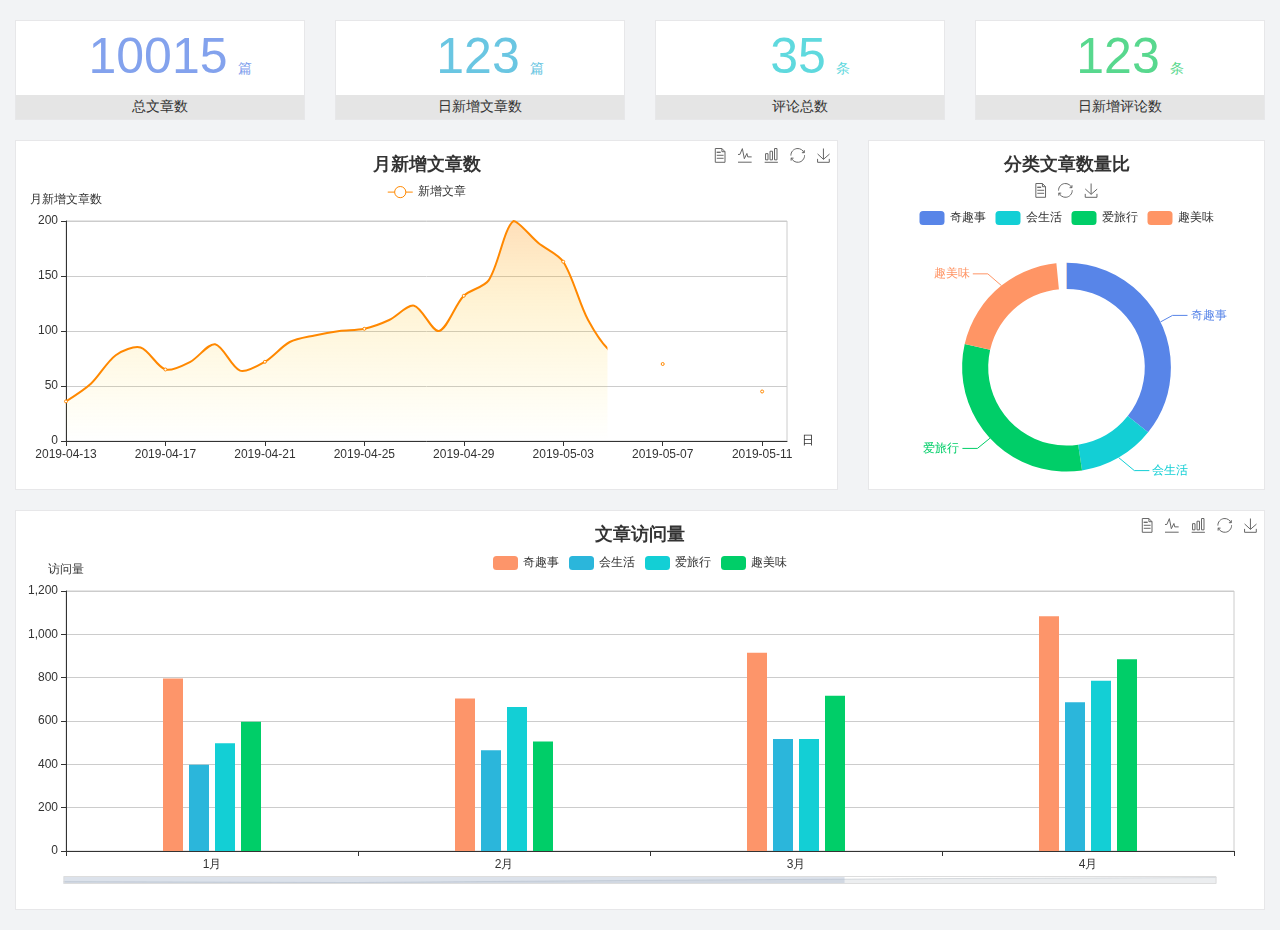
<file: home/dashboard.html>
<!DOCTYPE html>
<html lang="en">

<head>
  <meta charset="UTF-8">
  <meta name="viewport" content="width=device-width, initial-scale=1.0">
  <meta http-equiv="X-UA-Compatible" content="ie=edge">
  <title>图表统计</title>
  <link rel="stylesheet" href="../../assets/lib/bootstrap.css" />
  <link rel="stylesheet" href="../../assets/lib/main.css" />
  <script src="../../assets/lib/jquery.js"></script>
  <script type="text/javascript" src="../../assets/lib/echarts.min.js"></script>
</head>

<body>
  <div class="container-fluid">
    <div class="row spannel_list">
      <div class="col-sm-3 col-xs-6">
        <div class="spannel">
          <em>10015</em><span>篇</span>
          <b>总文章数</b>
        </div>
      </div>
      <div class="col-sm-3 col-xs-6">
        <div class="spannel scolor01">
          <em>123</em><span>篇</span>
          <b>日新增文章数</b>
        </div>
      </div>
      <div class="col-sm-3 col-xs-6">
        <div class="spannel scolor02">
          <em>35</em><span>条</span>
          <b>评论总数</b>
        </div>
      </div>
      <div class="col-sm-3 col-xs-6">
        <div class="spannel scolor03">
          <em>123</em><span>条</span>
          <b>日新增评论数</b>
        </div>
      </div>
    </div>
  </div>

  <div class="container-fluid">
    <div class="row curve-pie">
      <div class="col-lg-8 col-md-8">
        <div class="gragh_pannel" id="curve_show"></div>
      </div>
      <div class="col-lg-4 col-md-4">
        <div class="gragh_pannel" id="pie_show"></div>
      </div>
    </div>
  </div>

  <div class="container-fluid">
    <div class="column_pannel" id="column_show"></div>
  </div>

  <script>
    var oChart = echarts.init(document.getElementById('curve_show'));
    var aList_all = [
      { 'count': 36, 'date': '2019-04-13' },
      { 'count': 52, 'date': '2019-04-14' },
      { 'count': 78, 'date': '2019-04-15' },
      { 'count': 85, 'date': '2019-04-16' },
      { 'count': 65, 'date': '2019-04-17' },
      { 'count': 72, 'date': '2019-04-18' },
      { 'count': 88, 'date': '2019-04-19' },
      { 'count': 64, 'date': '2019-04-20' },
      { 'count': 72, 'date': '2019-04-21' },
      { 'count': 90, 'date': '2019-04-22' },
      { 'count': 96, 'date': '2019-04-23' },
      { 'count': 100, 'date': '2019-04-24' },
      { 'count': 102, 'date': '2019-04-25' },
      { 'count': 110, 'date': '2019-04-26' },
      { 'count': 123, 'date': '2019-04-27' },
      { 'count': 100, 'date': '2019-04-28' },
      { 'count': 132, 'date': '2019-04-29' },
      { 'count': 146, 'date': '2019-04-30' },
      { 'count': 200, 'date': '2019-05-01' },
      { 'count': 180, 'date': '2019-05-02' },
      { 'count': 163, 'date': '2019-05-03' },
      { 'count': 110, 'date': '2019-05-04' },
      { 'count': 80, 'date': '2019-05-05' },
      { 'count': 82, 'date': '2019-05-06' },
      { 'count': 70, 'date': '2019-05-07' },
      { 'count': 65, 'date': '2019-05-08' },
      { 'count': 54, 'date': '2019-05-09' },
      { 'count': 40, 'date': '2019-05-10' },
      { 'count': 45, 'date': '2019-05-11' },
      { 'count': 38, 'date': '2019-05-12' },
    ];

    let aCount = [];
    let aDate = [];

    for (var i = 0; i < aList_all.length; i++) {
      aCount.push(aList_all[i].count);
      aDate.push(aList_all[i].date);
    }

    var chartopt = {
      title: {
        text: '月新增文章数',
        left: 'center',
        top: '10'
      },
      tooltip: {
        trigger: 'axis'
      },
      legend: {
        data: ['新增文章'],
        top: '40'
      },
      toolbox: {
        show: true,
        feature: {
          mark: { show: true },
          dataView: { show: true, readOnly: false },
          magicType: { show: true, type: ['line', 'bar'] },
          restore: { show: true },
          saveAsImage: { show: true }
        }
      },
      calculable: true,
      xAxis: [
        {
          name: '日',
          type: 'category',
          boundaryGap: false,
          data: aDate
        }
      ],
      yAxis: [
        {
          name: '月新增文章数',
          type: 'value'
        }
      ],
      series: [
        {
          name: '新增文章',
          type: 'line',
          smooth: true,
          itemStyle: { normal: { areaStyle: { type: 'default' }, color: '#f80' }, lineStyle: { color: '#f80' } },
          data: aCount
        }],
      areaStyle: {
        normal: {
          color: new echarts.graphic.LinearGradient(0, 0, 0, 1, [{
            offset: 0,
            color: 'rgba(255,136,0,0.39)'
          }, {
            offset: .34,
            color: 'rgba(255,180,0,0.25)'
          }, {
            offset: 1,
            color: 'rgba(255,222,0,0.00)'
          }])

        }
      },
      grid: {
        show: true,
        x: 50,
        x2: 50,
        y: 80,
        height: 220
      }
    };

    oChart.setOption(chartopt);


    var oPie = echarts.init(document.getElementById('pie_show'));
    var oPieopt =
    {
      title: {
        top: 10,
        text: '分类文章数量比',
        x: 'center'
      },
      tooltip: {
        trigger: 'item',
        formatter: "{a} <br/>{b} : {c} ({d}%)"
      },
      color: ['#5885e8', '#13cfd5', '#00ce68', '#ff9565'],
      legend: {
        x: 'center',
        top: 65,
        data: ['奇趣事', '会生活', '爱旅行', '趣美味']
      },
      toolbox: {
        show: true,
        x: 'center',
        top: 35,
        feature: {
          mark: { show: true },
          dataView: { show: true, readOnly: false },
          magicType: {
            show: true,
            type: ['pie', 'funnel'],
            option: {
              funnel: {
                x: '25%',
                width: '50%',
                funnelAlign: 'left',
                max: 1548
              }
            }
          },
          restore: { show: true },
          saveAsImage: { show: true }
        }
      },
      calculable: true,
      series: [
        {
          name: '访问来源',
          type: 'pie',
          radius: ['45%', '60%'],
          center: ['50%', '65%'],
          data: [
            { value: 300, name: '奇趣事' },
            { value: 100, name: '会生活' },
            { value: 260, name: '爱旅行' },
            { value: 180, name: '趣美味' }
          ]
        }
      ]
    };
    oPie.setOption(oPieopt);



    var oColumn = this.echarts.init(document.getElementById('column_show'));
    var oColumnopt =
    {
      title: {
        text: '文章访问量',
        left: 'center',
        top: '10'
      },
      tooltip: {
        trigger: 'axis'
      },
      legend: {
        data: ['奇趣事', '会生活', '爱旅行', '趣美味'],
        top: '40'
      },
      toolbox: {
        show: true,
        feature: {
          mark: { show: true },
          dataView: { show: true, readOnly: false },
          magicType: { show: true, type: ['line', 'bar'] },
          restore: { show: true },
          saveAsImage: { show: true }
        }
      },
      calculable: true,
      xAxis: [
        {
          type: 'category',
          data: ['1月', '2月', '3月', '4月', '5月']
        }
      ],
      yAxis: [
        {
          name: '访问量',
          type: 'value'
        }
      ],
      series: [
        {
          name: '奇趣事',
          type: 'bar',
          barWidth: 20,
          itemStyle: {
            normal: { areaStyle: { type: 'default' }, color: '#fd956a' }
          },
          data: [800, 708, 920, 1090, 1200]
        },
        {
          name: '会生活',
          type: 'bar',
          barWidth: 20,
          itemStyle: {
            normal: { areaStyle: { type: 'default' }, color: '#2bb6db' }
          },
          data: [400, 468, 520, 690, 800]
        },
        {
          name: '爱旅行',
          type: 'bar',
          barWidth: 20,
          itemStyle: {
            normal: { areaStyle: { type: 'default' }, color: '#13cfd5' }
          },
          data: [500, 668, 520, 790, 900]
        },
        {
          name: '趣美味',
          type: 'bar',
          barWidth: 20,
          itemStyle: {
            normal: { areaStyle: { type: 'default' }, color: '#00ce68' }
          },
          data: [600, 508, 720, 890, 1000]
        }
      ],
      grid: {
        show: true,
        x: 50,
        x2: 30,
        y: 80,
        height: 260
      },
      dataZoom: [//给x轴设置滚动条
        {
          start: 0,//默认为0
          end: 100 - 1000 / 31,//默认为100
          type: 'slider',
          show: true,
          xAxisIndex: [0],
          handleSize: 0,//滑动条的 左右2个滑动条的大小
          height: 8,//组件高度
          left: 45, //左边的距离
          right: 50,//右边的距离
          bottom: 26,//右边的距离
          handleColor: '#ddd',//h滑动图标的颜色
          handleStyle: {
            borderColor: "#cacaca",
            borderWidth: "1",
            shadowBlur: 2,
            background: "#ddd",
            shadowColor: "#ddd",
          }
        }]
    };
    oColumn.setOption(oColumnopt);
  </script>
</body>

</html>
</file>
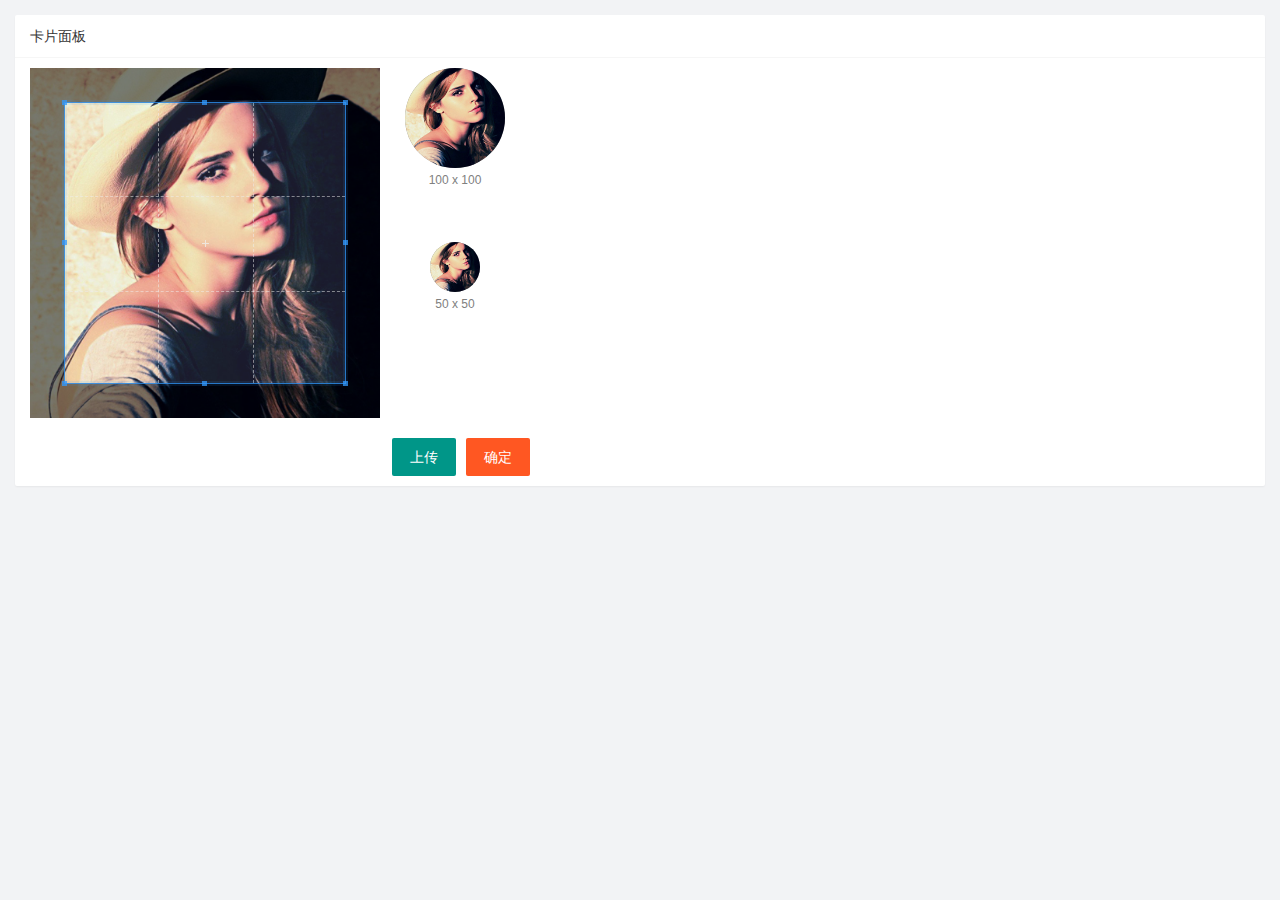
<file: user/user_avatar.html>
<!DOCTYPE html>
<html lang="en">

<head>
    <meta charset="UTF-8">
    <meta http-equiv="X-UA-Compatible" content="IE=edge">
    <meta name="viewport" content="width=device-width, initial-scale=1.0">
    <title>Document</title>
    <link rel="stylesheet" href="../assets/lib/layui/css/layui.css">
    <link rel="stylesheet" href="../assets/lib/cropper/cropper.css" />
    <link rel="stylesheet" href="../assets/css/user/user_avatar.css">

</head>

<body>
    <div class="layui-card">
        <div class="layui-card-header">卡片面板</div>
        <div class="layui-card-body">
            <!-- 第一行的图片裁剪和预览区域 -->
            <div class="row1">
                <!-- 图片裁剪区域 -->
                <div class="cropper-box">
                    <!-- 这个 img 标签很重要，将来会把它初始化为裁剪区域 -->
                    <img id="image" src="../assets/images/sample.jpg" />
                </div>
                <!-- 图片的预览区域 -->
                <div class="preview-box">
                    <div>
                        <!-- 宽高为 100px 的预览区域 -->
                        <div class="img-preview w100"></div>
                        <p class="size">100 x 100</p>
                    </div>
                    <div>
                        <!-- 宽高为 50px 的预览区域 -->
                        <div class="img-preview w50"></div>
                        <p class="size">50 x 50</p>
                    </div>
                </div>
            </div>

            <!-- 第二行的按钮区域 -->
            <div class="row2">
                <!-- accept 可以指定图片的格式 -->
                <input type="file" id="file" accept="image/png,image/jpeg">
                <button type="button" class="layui-btn" id="btnChooseImage">上传</button>
                <button type="button" class="layui-btn layui-btn-danger" id="btnUpload">确定</button>
            </div>
        </div>
    </div>

    <script src="../assets/lib/layui/layui.all.js"></script>
    <script src="../assets/lib/jquery.js"></script>
    <script src="../assets/lib/cropper/Cropper.js"></script>
    <script src="../assets/lib/cropper/jquery-cropper.js"></script>
    <script src="../assets/js/baseApi.js"></script>
    <script src="../assets/js/user/user_avatar.js"></script>
</body>

</html>
</file>
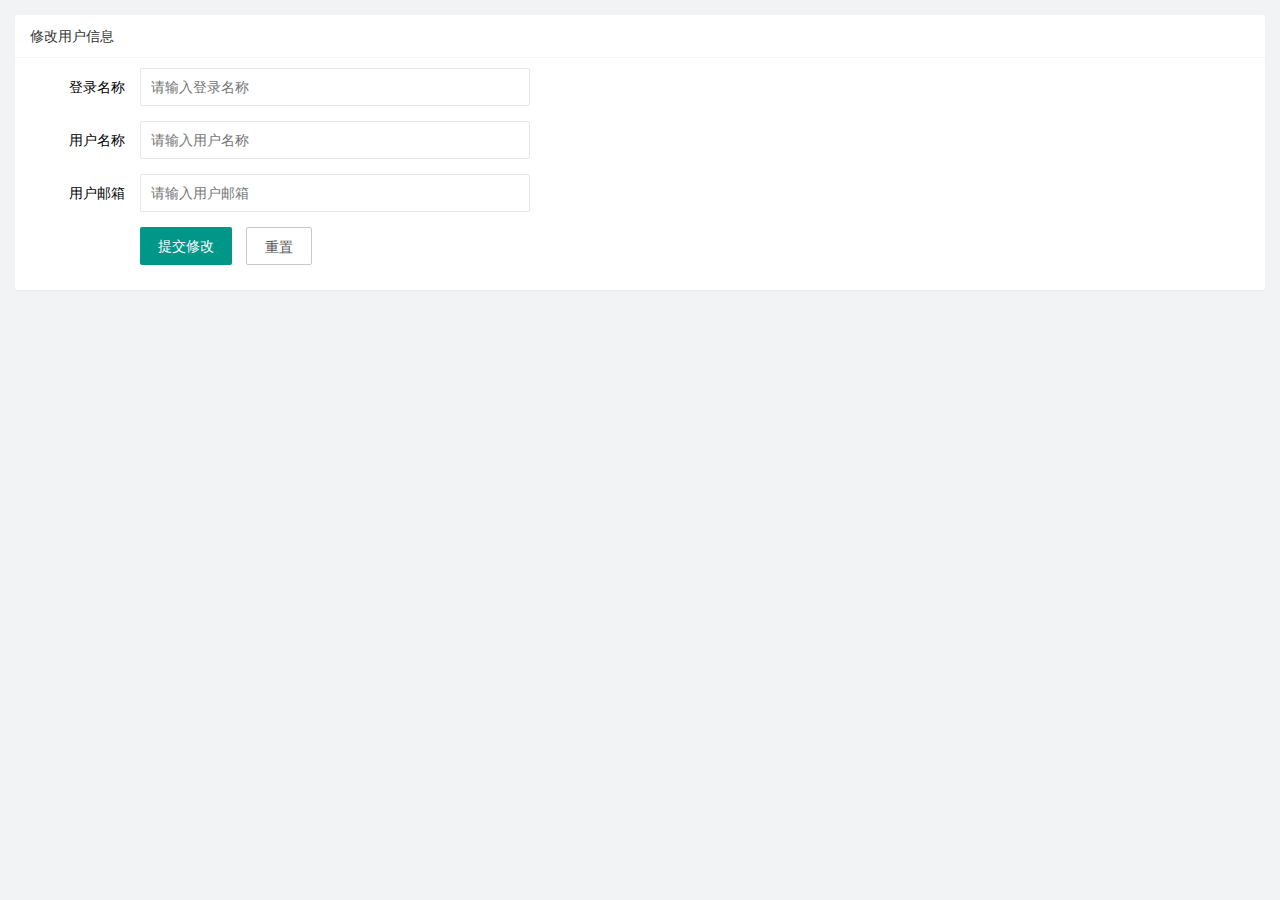
<file: user/user_info.html>
<!DOCTYPE html>
<html lang="en">

<head>
    <meta charset="UTF-8">
    <meta http-equiv="X-UA-Compatible" content="IE=edge">
    <meta name="viewport" content="width=device-width, initial-scale=1.0">
    <title>Document</title>
    <link rel="stylesheet" href="../assets/lib/layui/css/layui.css">
    <link rel="stylesheet" href="../assets/css/user/user_info.css">
</head>

<body>
    <!-- 卡片区域 -->
    <div class="layui-card">
        <div class="layui-card-header">修改用户信息</div>
        <div class="layui-card-body">
            <form class="layui-form" lay-filter="formUserInfo">
                <!-- 隐藏域表单,用来赋值ID -->
                <input type="hidden" name="id">
                <div class="layui-form-item">
                    <label class="layui-form-label">登录名称</label>
                    <div class="layui-input-block">
                        <input type="text" name="username" required lay-verify="required" placeholder="请输入登录名称" autocomplete="off" class="layui-input" readonly>
                    </div>
                </div>
                <div class="layui-form-item">
                    <label class="layui-form-label">用户名称</label>
                    <div class="layui-input-block">
                        <input type="text" name="nickname" required lay-verify="required|nickname" placeholder="请输入用户名称" autocomplete="off" class="layui-input">
                    </div>
                </div>
                <div class="layui-form-item">
                    <label class="layui-form-label">用户邮箱</label>
                    <div class="layui-input-block">
                        <input type="text" name="email" required lay-verify="required|email" placeholder="请输入用户邮箱" autocomplete="off" class="layui-input">
                    </div>
                </div>
                <div class="layui-form-item">
                    <div class="layui-input-block">
                        <button class="layui-btn" lay-submit lay-filter="formDemo">提交修改</button>
                        <button type="reset" class="layui-btn layui-btn-primary" id="btnReset">重置</button>
                    </div>
                </div>
            </form>
        </div>
    </div>

    <script src="../assets/lib/layui/layui.all.js"></script>
    <script src="../assets/lib/jquery.js"></script>
    <script src="../assets/js/baseApi.js"></script>
    <script src="../assets/js/user/user_info.js"></script>
</body>

</html>
</file>
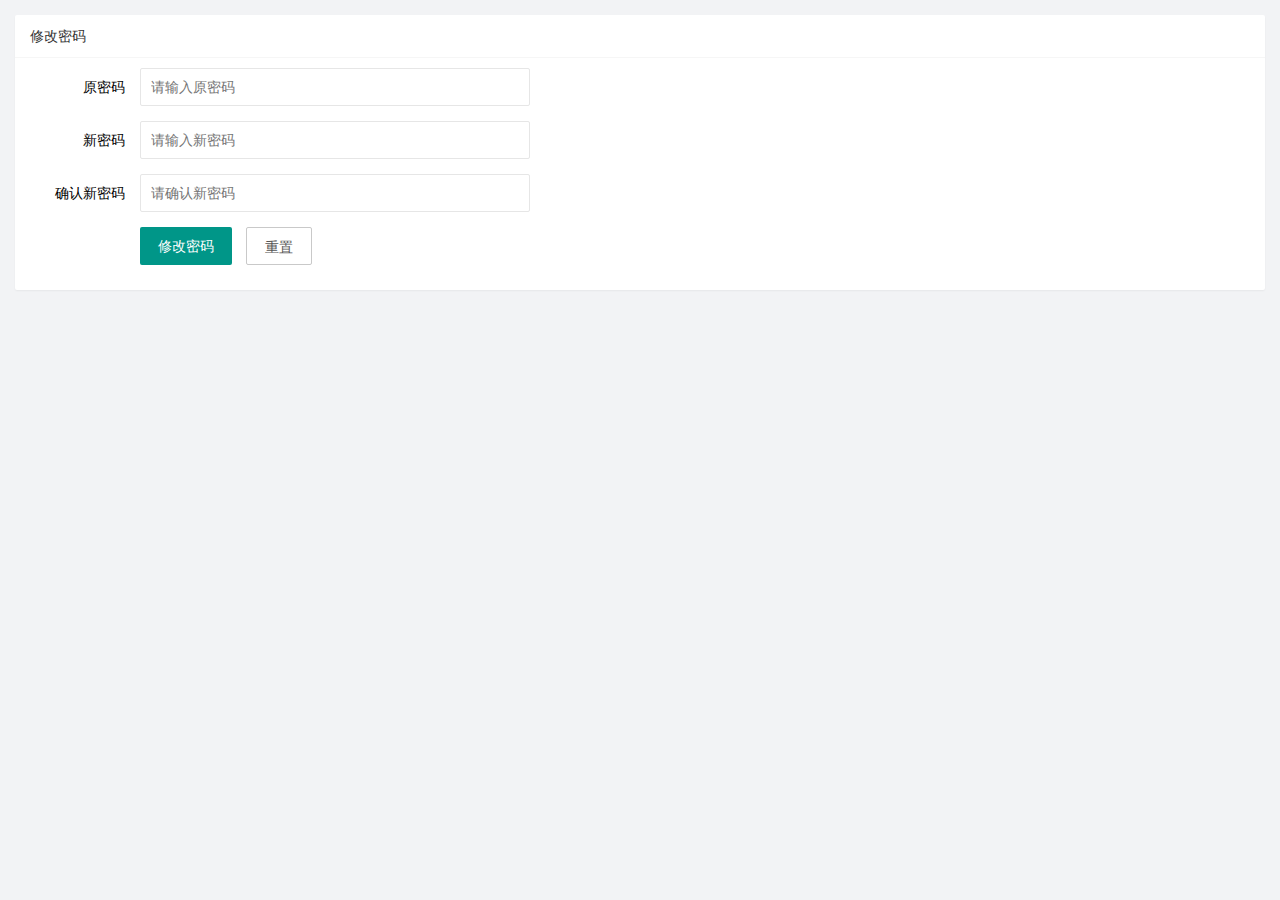
<file: user/user_pwd.html>
<!DOCTYPE html>
<html lang="en">

<head>
    <meta charset="UTF-8">
    <meta http-equiv="X-UA-Compatible" content="IE=edge">
    <meta name="viewport" content="width=device-width, initial-scale=1.0">
    <title>Document</title>
    <link rel="stylesheet" href="../assets/lib/layui/css/layui.css">
    <link rel="stylesheet" href="../assets/css/user/user_pwd.css">
</head>

<body>
    <!-- 卡片区域 -->
    <div class="layui-card">
        <div class="layui-card-header">修改密码</div>
        <div class="layui-card-body">
            <form class="layui-form" lay-filter="formUserInfo">
                <div class="layui-form-item">
                    <label class="layui-form-label">原密码</label>
                    <div class="layui-input-block">
                        <input type="password" name="oldPwd" required lay-verify="required|pwd" placeholder="请输入原密码" autocomplete="off" class="layui-input">
                    </div>
                </div>
                <div class="layui-form-item">
                    <label class="layui-form-label">新密码</label>
                    <div class="layui-input-block">
                        <input type="password" name="newPwd" required lay-verify="required|pwd|samePwd" placeholder="请输入新密码" autocomplete="off" class="layui-input">
                    </div>
                </div>
                <div class="layui-form-item">
                    <label class="layui-form-label">确认新密码</label>
                    <div class="layui-input-block">
                        <input type="password" name="rePwd" required lay-verify="required|pwd|rePwd" placeholder="请确认新密码" autocomplete="off" class="layui-input">
                    </div>
                </div>
                <div class="layui-form-item">
                    <div class="layui-input-block">
                        <button class="layui-btn" lay-submit lay-filter="formDemo">修改密码</button>
                        <button type="reset" class="layui-btn layui-btn-primary" id="btnReset">重置</button>
                    </div>
                </div>
            </form>
        </div>
    </div>

    <script src="../assets/lib/layui/layui.all.js"></script>
    <script src="../assets/lib/jquery.js"></script>
    <script src="../assets/js/baseApi.js"></script>
    <script src="../assets/js/user/user_pwd.js"></script>
</body>

</html>
</file>
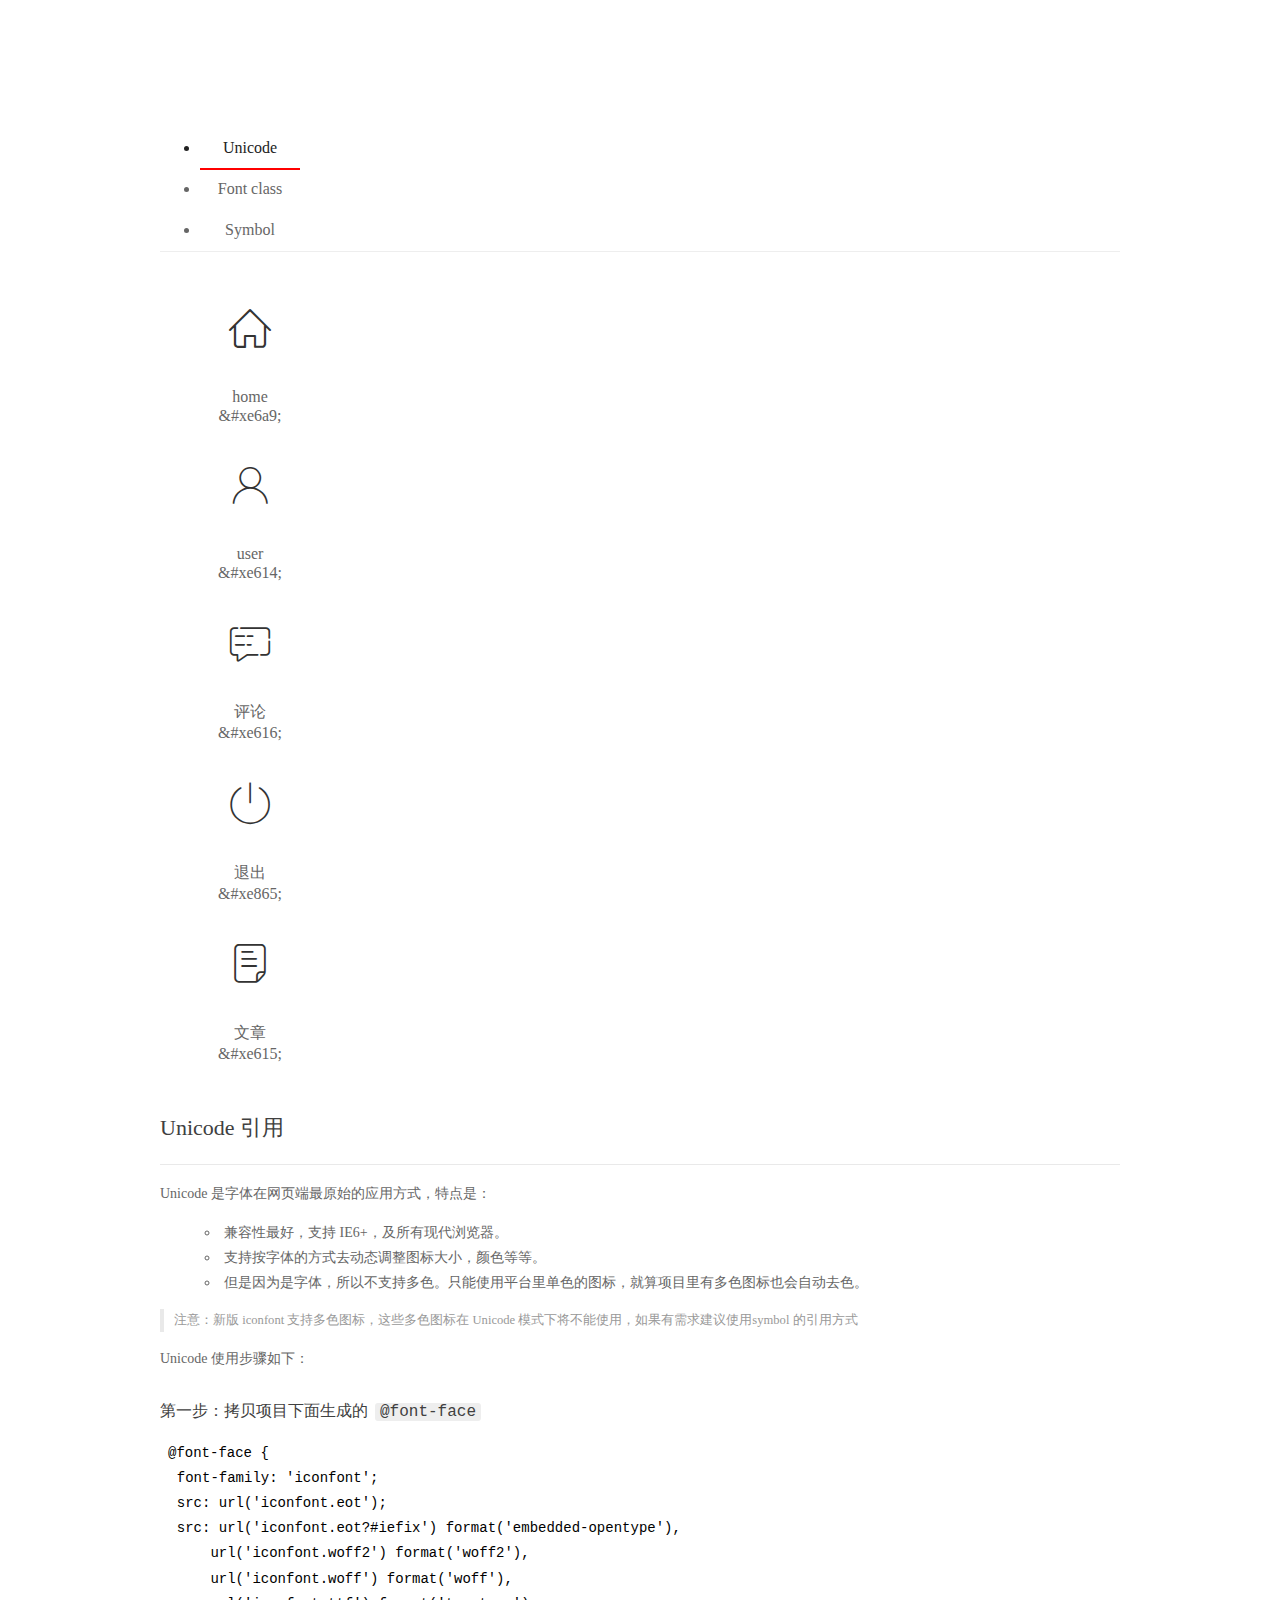
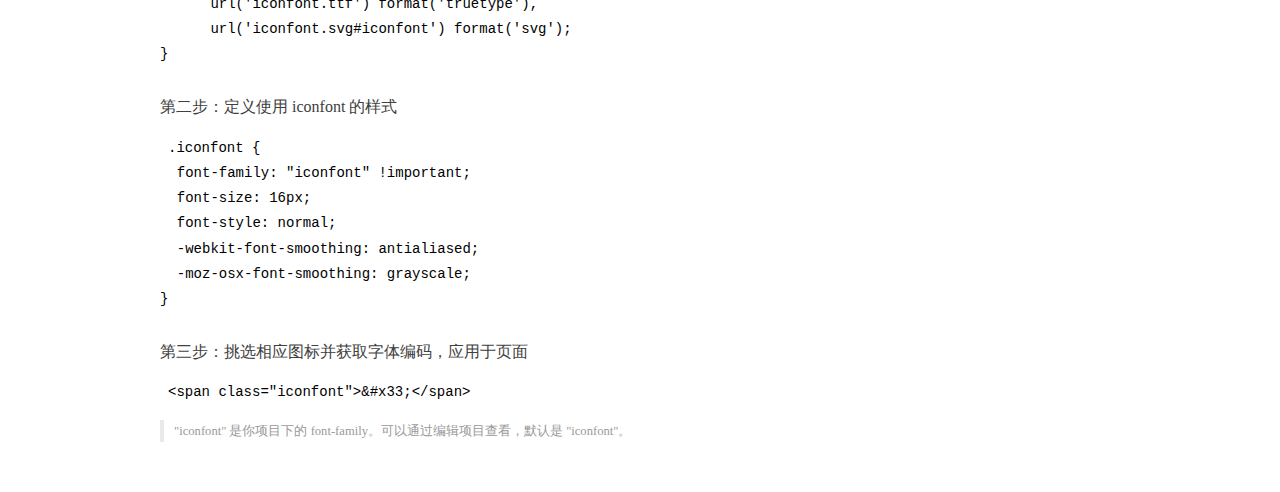
<file: assets/fonts/demo_index.html>
<!DOCTYPE html>
<html>
<head>
  <meta charset="utf-8"/>
  <title>IconFont Demo</title>
  <link rel="shortcut icon" href="https://gtms04.alicdn.com/tps/i4/TB1_oz6GVXXXXaFXpXXJDFnIXXX-64-64.ico" type="image/x-icon"/>
  <link rel="stylesheet" href="https://g.alicdn.com/thx/cube/1.3.2/cube.min.css">
  <link rel="stylesheet" href="demo.css">
  <link rel="stylesheet" href="iconfont.css">
  <script src="iconfont.js"></script>
  <!-- jQuery -->
  <script src="https://a1.alicdn.com/oss/uploads/2018/12/26/7bfddb60-08e8-11e9-9b04-53e73bb6408b.js"></script>
  <!-- 代码高亮 -->
  <script src="https://a1.alicdn.com/oss/uploads/2018/12/26/a3f714d0-08e6-11e9-8a15-ebf944d7534c.js"></script>
</head>
<body>
  <div class="main">
    <h1 class="logo"><a href="https://www.iconfont.cn/" title="iconfont 首页" target="_blank">&#xe86b;</a></h1>
    <div class="nav-tabs">
      <ul id="tabs" class="dib-box">
        <li class="dib active"><span>Unicode</span></li>
        <li class="dib"><span>Font class</span></li>
        <li class="dib"><span>Symbol</span></li>
      </ul>
      
    </div>
    <div class="tab-container">
      <div class="content unicode" style="display: block;">
          <ul class="icon_lists dib-box">
          
            <li class="dib">
              <span class="icon iconfont">&#xe6a9;</span>
                <div class="name">home</div>
                <div class="code-name">&amp;#xe6a9;</div>
              </li>
          
            <li class="dib">
              <span class="icon iconfont">&#xe614;</span>
                <div class="name">user</div>
                <div class="code-name">&amp;#xe614;</div>
              </li>
          
            <li class="dib">
              <span class="icon iconfont">&#xe616;</span>
                <div class="name">评论</div>
                <div class="code-name">&amp;#xe616;</div>
              </li>
          
            <li class="dib">
              <span class="icon iconfont">&#xe865;</span>
                <div class="name">退出</div>
                <div class="code-name">&amp;#xe865;</div>
              </li>
          
            <li class="dib">
              <span class="icon iconfont">&#xe615;</span>
                <div class="name">文章</div>
                <div class="code-name">&amp;#xe615;</div>
              </li>
          
          </ul>
          <div class="article markdown">
          <h2 id="unicode-">Unicode 引用</h2>
          <hr>

          <p>Unicode 是字体在网页端最原始的应用方式，特点是：</p>
          <ul>
            <li>兼容性最好，支持 IE6+，及所有现代浏览器。</li>
            <li>支持按字体的方式去动态调整图标大小，颜色等等。</li>
            <li>但是因为是字体，所以不支持多色。只能使用平台里单色的图标，就算项目里有多色图标也会自动去色。</li>
          </ul>
          <blockquote>
            <p>注意：新版 iconfont 支持多色图标，这些多色图标在 Unicode 模式下将不能使用，如果有需求建议使用symbol 的引用方式</p>
          </blockquote>
          <p>Unicode 使用步骤如下：</p>
          <h3 id="-font-face">第一步：拷贝项目下面生成的 <code>@font-face</code></h3>
<pre><code class="language-css"
>@font-face {
  font-family: 'iconfont';
  src: url('iconfont.eot');
  src: url('iconfont.eot?#iefix') format('embedded-opentype'),
      url('iconfont.woff2') format('woff2'),
      url('iconfont.woff') format('woff'),
      url('iconfont.ttf') format('truetype'),
      url('iconfont.svg#iconfont') format('svg');
}
</code></pre>
          <h3 id="-iconfont-">第二步：定义使用 iconfont 的样式</h3>
<pre><code class="language-css"
>.iconfont {
  font-family: "iconfont" !important;
  font-size: 16px;
  font-style: normal;
  -webkit-font-smoothing: antialiased;
  -moz-osx-font-smoothing: grayscale;
}
</code></pre>
          <h3 id="-">第三步：挑选相应图标并获取字体编码，应用于页面</h3>
<pre>
<code class="language-html"
>&lt;span class="iconfont"&gt;&amp;#x33;&lt;/span&gt;
</code></pre>
          <blockquote>
            <p>"iconfont" 是你项目下的 font-family。可以通过编辑项目查看，默认是 "iconfont"。</p>
          </blockquote>
          </div>
      </div>
      <div class="content font-class">
        <ul class="icon_lists dib-box">
          
          <li class="dib">
            <span class="icon iconfont icon-home"></span>
            <div class="name">
              home
            </div>
            <div class="code-name">.icon-home
            </div>
          </li>
          
          <li class="dib">
            <span class="icon iconfont icon-user"></span>
            <div class="name">
              user
            </div>
            <div class="code-name">.icon-user
            </div>
          </li>
          
          <li class="dib">
            <span class="icon iconfont icon-pinglun"></span>
            <div class="name">
              评论
            </div>
            <div class="code-name">.icon-pinglun
            </div>
          </li>
          
          <li class="dib">
            <span class="icon iconfont icon-tuichu"></span>
            <div class="name">
              退出
            </div>
            <div class="code-name">.icon-tuichu
            </div>
          </li>
          
          <li class="dib">
            <span class="icon iconfont icon-16"></span>
            <div class="name">
              文章
            </div>
            <div class="code-name">.icon-16
            </div>
          </li>
          
        </ul>
        <div class="article markdown">
        <h2 id="font-class-">font-class 引用</h2>
        <hr>

        <p>font-class 是 Unicode 使用方式的一种变种，主要是解决 Unicode 书写不直观，语意不明确的问题。</p>
        <p>与 Unicode 使用方式相比，具有如下特点：</p>
        <ul>
          <li>兼容性良好，支持 IE8+，及所有现代浏览器。</li>
          <li>相比于 Unicode 语意明确，书写更直观。可以很容易分辨这个 icon 是什么。</li>
          <li>因为使用 class 来定义图标，所以当要替换图标时，只需要修改 class 里面的 Unicode 引用。</li>
          <li>不过因为本质上还是使用的字体，所以多色图标还是不支持的。</li>
        </ul>
        <p>使用步骤如下：</p>
        <h3 id="-fontclass-">第一步：引入项目下面生成的 fontclass 代码：</h3>
<pre><code class="language-html">&lt;link rel="stylesheet" href="./iconfont.css"&gt;
</code></pre>
        <h3 id="-">第二步：挑选相应图标并获取类名，应用于页面：</h3>
<pre><code class="language-html">&lt;span class="iconfont icon-xxx"&gt;&lt;/span&gt;
</code></pre>
        <blockquote>
          <p>"
            iconfont" 是你项目下的 font-family。可以通过编辑项目查看，默认是 "iconfont"。</p>
        </blockquote>
      </div>
      </div>
      <div class="content symbol">
          <ul class="icon_lists dib-box">
          
            <li class="dib">
                <svg class="icon svg-icon" aria-hidden="true">
                  <use xlink:href="#icon-home"></use>
                </svg>
                <div class="name">home</div>
                <div class="code-name">#icon-home</div>
            </li>
          
            <li class="dib">
                <svg class="icon svg-icon" aria-hidden="true">
                  <use xlink:href="#icon-user"></use>
                </svg>
                <div class="name">user</div>
                <div class="code-name">#icon-user</div>
            </li>
          
            <li class="dib">
                <svg class="icon svg-icon" aria-hidden="true">
                  <use xlink:href="#icon-pinglun"></use>
                </svg>
                <div class="name">评论</div>
                <div class="code-name">#icon-pinglun</div>
            </li>
          
            <li class="dib">
                <svg class="icon svg-icon" aria-hidden="true">
                  <use xlink:href="#icon-tuichu"></use>
                </svg>
                <div class="name">退出</div>
                <div class="code-name">#icon-tuichu</div>
            </li>
          
            <li class="dib">
                <svg class="icon svg-icon" aria-hidden="true">
                  <use xlink:href="#icon-16"></use>
                </svg>
                <div class="name">文章</div>
                <div class="code-name">#icon-16</div>
            </li>
          
          </ul>
          <div class="article markdown">
          <h2 id="symbol-">Symbol 引用</h2>
          <hr>

          <p>这是一种全新的使用方式，应该说这才是未来的主流，也是平台目前推荐的用法。相关介绍可以参考这篇<a href="">文章</a>
            这种用法其实是做了一个 SVG 的集合，与另外两种相比具有如下特点：</p>
          <ul>
            <li>支持多色图标了，不再受单色限制。</li>
            <li>通过一些技巧，支持像字体那样，通过 <code>font-size</code>, <code>color</code> 来调整样式。</li>
            <li>兼容性较差，支持 IE9+，及现代浏览器。</li>
            <li>浏览器渲染 SVG 的性能一般，还不如 png。</li>
          </ul>
          <p>使用步骤如下：</p>
          <h3 id="-symbol-">第一步：引入项目下面生成的 symbol 代码：</h3>
<pre><code class="language-html">&lt;script src="./iconfont.js"&gt;&lt;/script&gt;
</code></pre>
          <h3 id="-css-">第二步：加入通用 CSS 代码（引入一次就行）：</h3>
<pre><code class="language-html">&lt;style&gt;
.icon {
  width: 1em;
  height: 1em;
  vertical-align: -0.15em;
  fill: currentColor;
  overflow: hidden;
}
&lt;/style&gt;
</code></pre>
          <h3 id="-">第三步：挑选相应图标并获取类名，应用于页面：</h3>
<pre><code class="language-html">&lt;svg class="icon" aria-hidden="true"&gt;
  &lt;use xlink:href="#icon-xxx"&gt;&lt;/use&gt;
&lt;/svg&gt;
</code></pre>
          </div>
      </div>

    </div>
  </div>
  <script>
  $(document).ready(function () {
      $('.tab-container .content:first').show()

      $('#tabs li').click(function (e) {
        var tabContent = $('.tab-container .content')
        var index = $(this).index()

        if ($(this).hasClass('active')) {
          return
        } else {
          $('#tabs li').removeClass('active')
          $(this).addClass('active')

          tabContent.hide().eq(index).fadeIn()
        }
      })
    })
  </script>
</body>
</html>
</file>
<file: assets/lib/main.css>
body{
    font-family:'MicroSoft YaHei';
    background-color: #f2f3f5;
}
.main_wrap{
    position:fixed;
    width:100%;
    height:100%;
    left:0px;
    top:0px;
    background:url('../images/login_bg.jpg'); 
    background-size:100% 100%; 
  }
.header{
    width:1200px;
    overflow: hidden;
    margin:20px auto 0;
}
.heade .logo{
    float: left;
}
.header .copyright{
    float:right;
    font-size:12px;
    color:#fff;
    text-align:right;
    line-height:20px;
    margin-top:10px;
}
.login_form_con{
    position:absolute;
    left:50%;
    top:50%;
    margin-left:-200px;
    margin-top:-155px;
    width:400px;
    height:310px;
    background-color: #edeff0;
}

.login_form{
    position: relative;
}

.login_form .icon-user{
    position:absolute;
    font-size:16px;
    color:#999;
    left:46px;
    top:12px;
}
.login_form .icon-key{
    position:absolute;
    font-size:18px;
    color:#999;
    left:46px;
    top:78px;
}
.login_title{
    height:60px;
    background:url('../images/login_title.png') center center no-repeat #fff;
}
.input_txt,.input_pass,.input_sub{
    display:block;
    width:334px;
    height:37px;
    padding:0px;
    text-indent:40px;
    border:1px solid #ddd;
    margin:27px auto 0;
    outline:none;
}
.input_sub{
    margin-top:40px;
    height:42px;
    background-color: #19b9e7;
    text-indent:0px;
    font-size:18px;
    color:#fff;
    cursor: pointer;
}
.input_sub:hover{
    background-color: #08a0cc;
}

.sider{
    position:fixed;
    left:0;
    top:0;
    bottom:0;
    width:210px;
    background-color: #323745;
}
.sider .logo{
    display:block;
    height:56px;
    background-color: #242732;
    overflow: hidden;
}
.sider .logo img{
    display:block;
    margin:6px auto 0;
}
.user_info{
    height:79px;
    border-bottom:1px solid #5a5e6b;
}

.user_info img{
    float: left;
    width:40px;
    height:40px;
    border-radius:20px;
    margin:19px 0 0 30px;
}
.user_info span{
    float: left;
    width:120px;
    font-size:12px;
    color:#fff;
    margin:23px 0 0 20px;
}
.user_info b{
    float: left;
    width: 120px;
    font-weight:normal;
    font-size:12px;
    color:#adafb5;
    margin:2px 0 0 20px;
}

.menu .level01{
    height:50px;
    line-height:50px;
}
.menu .level01 a{
    display:block;
    height:50px;
    font-size:12px;
    color:#adafb5;
    overflow: hidden;
}
.menu .level01.active a{
    background-color: #1378f0;
    color:#fff;
}
.menu .level01.active i{
    color:#fff;
}

.menu .level01 a:hover{
    background-color: #1378f0;
    color:#fff;
}
.menu .level01 a:hover i{
    color:#fff;
}
.menu .level01 i{
    color:#61646f;
    font-size:22px;
    float: left;
    margin-left:26px;
}
.menu .level01 span{
    float: left;
    margin-left:10px;
}
.menu .level01 b{
    float: right;
    margin-right:20px;
    font-weight:normal;
    transform:rotate(90deg);
    transition:all 500ms ease;
}

.menu .level01 .rotate0{
    transform:rotate(0deg);
}

.menu .level02{
    background: #242732;
    display:none;
}


.menu .level02 li{
    height:40px;
    line-height:40px;
}
.menu .level02 li a{
    display:block;
    height:40px;
    font-size:12px;
    color:#adafb5;
    overflow: hidden;
}

.menu .level02 li a:hover{
    background-color: #1378f0;
    color:#fff;
}

.menu .level02 li i{
    font-size:12px;
    float: left;
    margin-left:60px;
}
.menu .level02 li span{
    font-size:12px;
    float: left;
    margin-left:5px;
}

.menu .level02 .active a{
    color:#ffae00;
}

.header_bar{
    position:fixed;
    left:210px;
    right:0;
    top:0;
    height:56px;
    background-color: #fff;
}

.main{
    position:fixed;
    left:210px;
    top:56px;
    right:0;
    bottom:0;
    background-color: #f2f3f5;
}

.search_form{
    width:218px;
    height:33px;
    border:1px solid #ddd;
    background-color: #f2f3f5;
    border-radius:16px;
    float: left;
    margin:12px 0 0 27px;
}

.search_form input{
    padding:0px;
    margin:0px;
    border:0px;
    float: left;
    background-color: #f2f3f5;
    font-size:12px;
    width:175px;
    height:31px;
    margin-left:12px;
    outline:none;
   
}

.search_form .icon-search{
    line-height:33px;
    cursor: pointer;
    font-size:18px;
    color:#abaebb;
}
.user_center_link{
    float:right;

}
.user_center_link a{
    line-height:56px;
    font-size:12px;
    color:#999;
    margin-right:15px;
}
.user_center_link a:hover{
    color:#ffae00
}

.user_center_link img{
    width:42px;
    height:42px;
    border-radius:32px;
    margin-right:10px;
}

.spannel_list{
    margin-top:20px;
}

.spannel{
	height:100px;
	overflow:hidden;
	text-align:center;
    position:relative;
    background-color: #fff;
    border:1px solid #e7e7e9;
    margin-bottom:20px;
}

.spannel em{
    font-style:normal;
	font-size:50px;
	line-height:50px;
	display:inline-block;
	margin:10px 0 0 20px;
	font-family:'Arial';
	color:#83a2ed;
}

.spannel span{
	font-size:14px;
	display:inline-block;
	color:#83a2ed;
	margin-left:10px;
}

.spannel b{
	position:absolute;
	left:0;
	bottom:0;
	width:100%;
	line-height:24px;
	background:#e5e5e5;
	color:#333;
	font-size:14px;
	font-weight:normal;
}

.scolor01 em,.scolor01 span{
	color:#6ac6e2;
}

.scolor02 em,.scolor02 span{
	color:#5fd9de;
}

.scolor03 em,.scolor03 span{
	color:#58d88e;
}


.gragh_pannel{
    height:350px;
    border:1px solid #e7e7e9;
    background-color: #fff!important; 
    margin-bottom:20px;  
}

.column_pannel{
    margin-bottom:20px;
    height:400px;
    border:1px solid #e7e7e9;
    background-color: #fff!important;   
}

.common_title{
    line-height:42px;
    background-color: #fbfbfb;
    border:1px solid #e7e7e9;
    margin-top:20px;
    text-indent: 15px;
    font-size:14px;
    color:#333;
}

.common_con{
    border:1px solid #e7e7e9;
    border-top:0px;
    background-color: #fff;
    padding-bottom:20px;
    margin-bottom:20px;
}
.opt_btns{
    margin-top:20px;
}

.mp20{
    margin-top:20px;
}

.pagination{   
   margin:0;
}

.article_form{
    margin-top:20px;
}

.form-group{
    margin-bottom:25px;
}

.form-group label{
    font-weight:normal;
    color:#666;
}

.icon-icondate{
    line-height:16px;
}

.user_pic{
    width:100px;
    height:100px;
    margin-bottom:10px;
}

.article_cover{
    width:200px;
    height:200px;
    margin-bottom:10px;
}
</file>
<file: assets/lib/layui/css/layui.css>
/** layui-v2.5.5 MIT License By https://www.layui.com */
 .layui-inline,img{display:inline-block;vertical-align:middle}h1,h2,h3,h4,h5,h6{font-weight:400}.layui-edge,.layui-header,.layui-inline,.layui-main{position:relative}.layui-body,.layui-edge,.layui-elip{overflow:hidden}.layui-btn,.layui-edge,.layui-inline,img{vertical-align:middle}.layui-btn,.layui-disabled,.layui-icon,.layui-unselect{-moz-user-select:none;-webkit-user-select:none;-ms-user-select:none}.layui-elip,.layui-form-checkbox span,.layui-form-pane .layui-form-label{text-overflow:ellipsis;white-space:nowrap}.layui-breadcrumb,.layui-tree-btnGroup{visibility:hidden}blockquote,body,button,dd,div,dl,dt,form,h1,h2,h3,h4,h5,h6,input,li,ol,p,pre,td,textarea,th,ul{margin:0;padding:0;-webkit-tap-highlight-color:rgba(0,0,0,0)}a:active,a:hover{outline:0}img{border:none}li{list-style:none}table{border-collapse:collapse;border-spacing:0}h4,h5,h6{font-size:100%}button,input,optgroup,option,select,textarea{font-family:inherit;font-size:inherit;font-style:inherit;font-weight:inherit;outline:0}pre{white-space:pre-wrap;white-space:-moz-pre-wrap;white-space:-pre-wrap;white-space:-o-pre-wrap;word-wrap:break-word}body{line-height:24px;font:14px Helvetica Neue,Helvetica,PingFang SC,Tahoma,Arial,sans-serif}hr{height:1px;margin:10px 0;border:0;clear:both}a{color:#333;text-decoration:none}a:hover{color:#777}a cite{font-style:normal;*cursor:pointer}.layui-border-box,.layui-border-box *{box-sizing:border-box}.layui-box,.layui-box *{box-sizing:content-box}.layui-clear{clear:both;*zoom:1}.layui-clear:after{content:'\20';clear:both;*zoom:1;display:block;height:0}.layui-inline{*display:inline;*zoom:1}.layui-edge{display:inline-block;width:0;height:0;border-width:6px;border-style:dashed;border-color:transparent}.layui-edge-top{top:-4px;border-bottom-color:#999;border-bottom-style:solid}.layui-edge-right{border-left-color:#999;border-left-style:solid}.layui-edge-bottom{top:2px;border-top-color:#999;border-top-style:solid}.layui-edge-left{border-right-color:#999;border-right-style:solid}.layui-disabled,.layui-disabled:hover{color:#d2d2d2!important;cursor:not-allowed!important}.layui-circle{border-radius:100%}.layui-show{display:block!important}.layui-hide{display:none!important}@font-face{font-family:layui-icon;src:url(../font/iconfont.eot?v=250);src:url(../font/iconfont.eot?v=250#iefix) format('embedded-opentype'),url(../font/iconfont.woff2?v=250) format('woff2'),url(../font/iconfont.woff?v=250) format('woff'),url(../font/iconfont.ttf?v=250) format('truetype'),url(../font/iconfont.svg?v=250#layui-icon) format('svg')}.layui-icon{font-family:layui-icon!important;font-size:16px;font-style:normal;-webkit-font-smoothing:antialiased;-moz-osx-font-smoothing:grayscale}.layui-icon-reply-fill:before{content:"\e611"}.layui-icon-set-fill:before{content:"\e614"}.layui-icon-menu-fill:before{content:"\e60f"}.layui-icon-search:before{content:"\e615"}.layui-icon-share:before{content:"\e641"}.layui-icon-set-sm:before{content:"\e620"}.layui-icon-engine:before{content:"\e628"}.layui-icon-close:before{content:"\1006"}.layui-icon-close-fill:before{content:"\1007"}.layui-icon-chart-screen:before{content:"\e629"}.layui-icon-star:before{content:"\e600"}.layui-icon-circle-dot:before{content:"\e617"}.layui-icon-chat:before{content:"\e606"}.layui-icon-release:before{content:"\e609"}.layui-icon-list:before{content:"\e60a"}.layui-icon-chart:before{content:"\e62c"}.layui-icon-ok-circle:before{content:"\1005"}.layui-icon-layim-theme:before{content:"\e61b"}.layui-icon-table:before{content:"\e62d"}.layui-icon-right:before{content:"\e602"}.layui-icon-left:before{content:"\e603"}.layui-icon-cart-simple:before{content:"\e698"}.layui-icon-face-cry:before{content:"\e69c"}.layui-icon-face-smile:before{content:"\e6af"}.layui-icon-survey:before{content:"\e6b2"}.layui-icon-tree:before{content:"\e62e"}.layui-icon-upload-circle:before{content:"\e62f"}.layui-icon-add-circle:before{content:"\e61f"}.layui-icon-download-circle:before{content:"\e601"}.layui-icon-templeate-1:before{content:"\e630"}.layui-icon-util:before{content:"\e631"}.layui-icon-face-surprised:before{content:"\e664"}.layui-icon-edit:before{content:"\e642"}.layui-icon-speaker:before{content:"\e645"}.layui-icon-down:before{content:"\e61a"}.layui-icon-file:before{content:"\e621"}.layui-icon-layouts:before{content:"\e632"}.layui-icon-rate-half:before{content:"\e6c9"}.layui-icon-add-circle-fine:before{content:"\e608"}.layui-icon-prev-circle:before{content:"\e633"}.layui-icon-read:before{content:"\e705"}.layui-icon-404:before{content:"\e61c"}.layui-icon-carousel:before{content:"\e634"}.layui-icon-help:before{content:"\e607"}.layui-icon-code-circle:before{content:"\e635"}.layui-icon-water:before{content:"\e636"}.layui-icon-username:before{content:"\e66f"}.layui-icon-find-fill:before{content:"\e670"}.layui-icon-about:before{content:"\e60b"}.layui-icon-location:before{content:"\e715"}.layui-icon-up:before{content:"\e619"}.layui-icon-pause:before{content:"\e651"}.layui-icon-date:before{content:"\e637"}.layui-icon-layim-uploadfile:before{content:"\e61d"}.layui-icon-delete:before{content:"\e640"}.layui-icon-play:before{content:"\e652"}.layui-icon-top:before{content:"\e604"}.layui-icon-friends:before{content:"\e612"}.layui-icon-refresh-3:before{content:"\e9aa"}.layui-icon-ok:before{content:"\e605"}.layui-icon-layer:before{content:"\e638"}.layui-icon-face-smile-fine:before{content:"\e60c"}.layui-icon-dollar:before{content:"\e659"}.layui-icon-group:before{content:"\e613"}.layui-icon-layim-download:before{content:"\e61e"}.layui-icon-picture-fine:before{content:"\e60d"}.layui-icon-link:before{content:"\e64c"}.layui-icon-diamond:before{content:"\e735"}.layui-icon-log:before{content:"\e60e"}.layui-icon-rate-solid:before{content:"\e67a"}.layui-icon-fonts-del:before{content:"\e64f"}.layui-icon-unlink:before{content:"\e64d"}.layui-icon-fonts-clear:before{content:"\e639"}.layui-icon-triangle-r:before{content:"\e623"}.layui-icon-circle:before{content:"\e63f"}.layui-icon-radio:before{content:"\e643"}.layui-icon-align-center:before{content:"\e647"}.layui-icon-align-right:before{content:"\e648"}.layui-icon-align-left:before{content:"\e649"}.layui-icon-loading-1:before{content:"\e63e"}.layui-icon-return:before{content:"\e65c"}.layui-icon-fonts-strong:before{content:"\e62b"}.layui-icon-upload:before{content:"\e67c"}.layui-icon-dialogue:before{content:"\e63a"}.layui-icon-video:before{content:"\e6ed"}.layui-icon-headset:before{content:"\e6fc"}.layui-icon-cellphone-fine:before{content:"\e63b"}.layui-icon-add-1:before{content:"\e654"}.layui-icon-face-smile-b:before{content:"\e650"}.layui-icon-fonts-html:before{content:"\e64b"}.layui-icon-form:before{content:"\e63c"}.layui-icon-cart:before{content:"\e657"}.layui-icon-camera-fill:before{content:"\e65d"}.layui-icon-tabs:before{content:"\e62a"}.layui-icon-fonts-code:before{content:"\e64e"}.layui-icon-fire:before{content:"\e756"}.layui-icon-set:before{content:"\e716"}.layui-icon-fonts-u:before{content:"\e646"}.layui-icon-triangle-d:before{content:"\e625"}.layui-icon-tips:before{content:"\e702"}.layui-icon-picture:before{content:"\e64a"}.layui-icon-more-vertical:before{content:"\e671"}.layui-icon-flag:before{content:"\e66c"}.layui-icon-loading:before{content:"\e63d"}.layui-icon-fonts-i:before{content:"\e644"}.layui-icon-refresh-1:before{content:"\e666"}.layui-icon-rmb:before{content:"\e65e"}.layui-icon-home:before{content:"\e68e"}.layui-icon-user:before{content:"\e770"}.layui-icon-notice:before{content:"\e667"}.layui-icon-login-weibo:before{content:"\e675"}.layui-icon-voice:before{content:"\e688"}.layui-icon-upload-drag:before{content:"\e681"}.layui-icon-login-qq:before{content:"\e676"}.layui-icon-snowflake:before{content:"\e6b1"}.layui-icon-file-b:before{content:"\e655"}.layui-icon-template:before{content:"\e663"}.layui-icon-auz:before{content:"\e672"}.layui-icon-console:before{content:"\e665"}.layui-icon-app:before{content:"\e653"}.layui-icon-prev:before{content:"\e65a"}.layui-icon-website:before{content:"\e7ae"}.layui-icon-next:before{content:"\e65b"}.layui-icon-component:before{content:"\e857"}.layui-icon-more:before{content:"\e65f"}.layui-icon-login-wechat:before{content:"\e677"}.layui-icon-shrink-right:before{content:"\e668"}.layui-icon-spread-left:before{content:"\e66b"}.layui-icon-camera:before{content:"\e660"}.layui-icon-note:before{content:"\e66e"}.layui-icon-refresh:before{content:"\e669"}.layui-icon-female:before{content:"\e661"}.layui-icon-male:before{content:"\e662"}.layui-icon-password:before{content:"\e673"}.layui-icon-senior:before{content:"\e674"}.layui-icon-theme:before{content:"\e66a"}.layui-icon-tread:before{content:"\e6c5"}.layui-icon-praise:before{content:"\e6c6"}.layui-icon-star-fill:before{content:"\e658"}.layui-icon-rate:before{content:"\e67b"}.layui-icon-template-1:before{content:"\e656"}.layui-icon-vercode:before{content:"\e679"}.layui-icon-cellphone:before{content:"\e678"}.layui-icon-screen-full:before{content:"\e622"}.layui-icon-screen-restore:before{content:"\e758"}.layui-icon-cols:before{content:"\e610"}.layui-icon-export:before{content:"\e67d"}.layui-icon-print:before{content:"\e66d"}.layui-icon-slider:before{content:"\e714"}.layui-icon-addition:before{content:"\e624"}.layui-icon-subtraction:before{content:"\e67e"}.layui-icon-service:before{content:"\e626"}.layui-icon-transfer:before{content:"\e691"}.layui-main{width:1140px;margin:0 auto}.layui-header{z-index:1000;height:60px}.layui-header a:hover{transition:all .5s;-webkit-transition:all .5s}.layui-side{position:fixed;left:0;top:0;bottom:0;z-index:999;width:200px;overflow-x:hidden}.layui-side-scroll{position:relative;width:220px;height:100%;overflow-x:hidden}.layui-body{position:absolute;left:200px;right:0;top:0;bottom:0;z-index:998;width:auto;overflow-y:auto;box-sizing:border-box}.layui-layout-body{overflow:hidden}.layui-layout-admin .layui-header{background-color:#23262E}.layui-layout-admin .layui-side{top:60px;width:200px;overflow-x:hidden}.layui-layout-admin .layui-body{position:fixed;top:60px;bottom:44px}.layui-layout-admin .layui-main{width:auto;margin:0 15px}.layui-layout-admin .layui-footer{position:fixed;left:200px;right:0;bottom:0;height:44px;line-height:44px;padding:0 15px;background-color:#eee}.layui-layout-admin .layui-logo{position:absolute;left:0;top:0;width:200px;height:100%;line-height:60px;text-align:center;color:#009688;font-size:16px}.layui-layout-admin .layui-header .layui-nav{background:0 0}.layui-layout-left{position:absolute!important;left:200px;top:0}.layui-layout-right{position:absolute!important;right:0;top:0}.layui-container{position:relative;margin:0 auto;padding:0 15px;box-sizing:border-box}.layui-fluid{position:relative;margin:0 auto;padding:0 15px}.layui-row:after,.layui-row:before{content:'';display:block;clear:both}.layui-col-lg1,.layui-col-lg10,.layui-col-lg11,.layui-col-lg12,.layui-col-lg2,.layui-col-lg3,.layui-col-lg4,.layui-col-lg5,.layui-col-lg6,.layui-col-lg7,.layui-col-lg8,.layui-col-lg9,.layui-col-md1,.layui-col-md10,.layui-col-md11,.layui-col-md12,.layui-col-md2,.layui-col-md3,.layui-col-md4,.layui-col-md5,.layui-col-md6,.layui-col-md7,.layui-col-md8,.layui-col-md9,.layui-col-sm1,.layui-col-sm10,.layui-col-sm11,.layui-col-sm12,.layui-col-sm2,.layui-col-sm3,.layui-col-sm4,.layui-col-sm5,.layui-col-sm6,.layui-col-sm7,.layui-col-sm8,.layui-col-sm9,.layui-col-xs1,.layui-col-xs10,.layui-col-xs11,.layui-col-xs12,.layui-col-xs2,.layui-col-xs3,.layui-col-xs4,.layui-col-xs5,.layui-col-xs6,.layui-col-xs7,.layui-col-xs8,.layui-col-xs9{position:relative;display:block;box-sizing:border-box}.layui-col-xs1,.layui-col-xs10,.layui-col-xs11,.layui-col-xs12,.layui-col-xs2,.layui-col-xs3,.layui-col-xs4,.layui-col-xs5,.layui-col-xs6,.layui-col-xs7,.layui-col-xs8,.layui-col-xs9{float:left}.layui-col-xs1{width:8.33333333%}.layui-col-xs2{width:16.66666667%}.layui-col-xs3{width:25%}.layui-col-xs4{width:33.33333333%}.layui-col-xs5{width:41.66666667%}.layui-col-xs6{width:50%}.layui-col-xs7{width:58.33333333%}.layui-col-xs8{width:66.66666667%}.layui-col-xs9{width:75%}.layui-col-xs10{width:83.33333333%}.layui-col-xs11{width:91.66666667%}.layui-col-xs12{width:100%}.layui-col-xs-offset1{margin-left:8.33333333%}.layui-col-xs-offset2{margin-left:16.66666667%}.layui-col-xs-offset3{margin-left:25%}.layui-col-xs-offset4{margin-left:33.33333333%}.layui-col-xs-offset5{margin-left:41.66666667%}.layui-col-xs-offset6{margin-left:50%}.layui-col-xs-offset7{margin-left:58.33333333%}.layui-col-xs-offset8{margin-left:66.66666667%}.layui-col-xs-offset9{margin-left:75%}.layui-col-xs-offset10{margin-left:83.33333333%}.layui-col-xs-offset11{margin-left:91.66666667%}.layui-col-xs-offset12{margin-left:100%}@media screen and (max-width:768px){.layui-hide-xs{display:none!important}.layui-show-xs-block{display:block!important}.layui-show-xs-inline{display:inline!important}.layui-show-xs-inline-block{display:inline-block!important}}@media screen and (min-width:768px){.layui-container{width:750px}.layui-hide-sm{display:none!important}.layui-show-sm-block{display:block!important}.layui-show-sm-inline{display:inline!important}.layui-show-sm-inline-block{display:inline-block!important}.layui-col-sm1,.layui-col-sm10,.layui-col-sm11,.layui-col-sm12,.layui-col-sm2,.layui-col-sm3,.layui-col-sm4,.layui-col-sm5,.layui-col-sm6,.layui-col-sm7,.layui-col-sm8,.layui-col-sm9{float:left}.layui-col-sm1{width:8.33333333%}.layui-col-sm2{width:16.66666667%}.layui-col-sm3{width:25%}.layui-col-sm4{width:33.33333333%}.layui-col-sm5{width:41.66666667%}.layui-col-sm6{width:50%}.layui-col-sm7{width:58.33333333%}.layui-col-sm8{width:66.66666667%}.layui-col-sm9{width:75%}.layui-col-sm10{width:83.33333333%}.layui-col-sm11{width:91.66666667%}.layui-col-sm12{width:100%}.layui-col-sm-offset1{margin-left:8.33333333%}.layui-col-sm-offset2{margin-left:16.66666667%}.layui-col-sm-offset3{margin-left:25%}.layui-col-sm-offset4{margin-left:33.33333333%}.layui-col-sm-offset5{margin-left:41.66666667%}.layui-col-sm-offset6{margin-left:50%}.layui-col-sm-offset7{margin-left:58.33333333%}.layui-col-sm-offset8{margin-left:66.66666667%}.layui-col-sm-offset9{margin-left:75%}.layui-col-sm-offset10{margin-left:83.33333333%}.layui-col-sm-offset11{margin-left:91.66666667%}.layui-col-sm-offset12{margin-left:100%}}@media screen and (min-width:992px){.layui-container{width:970px}.layui-hide-md{display:none!important}.layui-show-md-block{display:block!important}.layui-show-md-inline{display:inline!important}.layui-show-md-inline-block{display:inline-block!important}.layui-col-md1,.layui-col-md10,.layui-col-md11,.layui-col-md12,.layui-col-md2,.layui-col-md3,.layui-col-md4,.layui-col-md5,.layui-col-md6,.layui-col-md7,.layui-col-md8,.layui-col-md9{float:left}.layui-col-md1{width:8.33333333%}.layui-col-md2{width:16.66666667%}.layui-col-md3{width:25%}.layui-col-md4{width:33.33333333%}.layui-col-md5{width:41.66666667%}.layui-col-md6{width:50%}.layui-col-md7{width:58.33333333%}.layui-col-md8{width:66.66666667%}.layui-col-md9{width:75%}.layui-col-md10{width:83.33333333%}.layui-col-md11{width:91.66666667%}.layui-col-md12{width:100%}.layui-col-md-offset1{margin-left:8.33333333%}.layui-col-md-offset2{margin-left:16.66666667%}.layui-col-md-offset3{margin-left:25%}.layui-col-md-offset4{margin-left:33.33333333%}.layui-col-md-offset5{margin-left:41.66666667%}.layui-col-md-offset6{margin-left:50%}.layui-col-md-offset7{margin-left:58.33333333%}.layui-col-md-offset8{margin-left:66.66666667%}.layui-col-md-offset9{margin-left:75%}.layui-col-md-offset10{margin-left:83.33333333%}.layui-col-md-offset11{margin-left:91.66666667%}.layui-col-md-offset12{margin-left:100%}}@media screen and (min-width:1200px){.layui-container{width:1170px}.layui-hide-lg{display:none!important}.layui-show-lg-block{display:block!important}.layui-show-lg-inline{display:inline!important}.layui-show-lg-inline-block{display:inline-block!important}.layui-col-lg1,.layui-col-lg10,.layui-col-lg11,.layui-col-lg12,.layui-col-lg2,.layui-col-lg3,.layui-col-lg4,.layui-col-lg5,.layui-col-lg6,.layui-col-lg7,.layui-col-lg8,.layui-col-lg9{float:left}.layui-col-lg1{width:8.33333333%}.layui-col-lg2{width:16.66666667%}.layui-col-lg3{width:25%}.layui-col-lg4{width:33.33333333%}.layui-col-lg5{width:41.66666667%}.layui-col-lg6{width:50%}.layui-col-lg7{width:58.33333333%}.layui-col-lg8{width:66.66666667%}.layui-col-lg9{width:75%}.layui-col-lg10{width:83.33333333%}.layui-col-lg11{width:91.66666667%}.layui-col-lg12{width:100%}.layui-col-lg-offset1{margin-left:8.33333333%}.layui-col-lg-offset2{margin-left:16.66666667%}.layui-col-lg-offset3{margin-left:25%}.layui-col-lg-offset4{margin-left:33.33333333%}.layui-col-lg-offset5{margin-left:41.66666667%}.layui-col-lg-offset6{margin-left:50%}.layui-col-lg-offset7{margin-left:58.33333333%}.layui-col-lg-offset8{margin-left:66.66666667%}.layui-col-lg-offset9{margin-left:75%}.layui-col-lg-offset10{margin-left:83.33333333%}.layui-col-lg-offset11{margin-left:91.66666667%}.layui-col-lg-offset12{margin-left:100%}}.layui-col-space1{margin:-.5px}.layui-col-space1>*{padding:.5px}.layui-col-space3{margin:-1.5px}.layui-col-space3>*{padding:1.5px}.layui-col-space5{margin:-2.5px}.layui-col-space5>*{padding:2.5px}.layui-col-space8{margin:-3.5px}.layui-col-space8>*{padding:3.5px}.layui-col-space10{margin:-5px}.layui-col-space10>*{padding:5px}.layui-col-space12{margin:-6px}.layui-col-space12>*{padding:6px}.layui-col-space15{margin:-7.5px}.layui-col-space15>*{padding:7.5px}.layui-col-space18{margin:-9px}.layui-col-space18>*{padding:9px}.layui-col-space20{margin:-10px}.layui-col-space20>*{padding:10px}.layui-col-space22{margin:-11px}.layui-col-space22>*{padding:11px}.layui-col-space25{margin:-12.5px}.layui-col-space25>*{padding:12.5px}.layui-col-space30{margin:-15px}.layui-col-space30>*{padding:15px}.layui-btn,.layui-input,.layui-select,.layui-textarea,.layui-upload-button{outline:0;-webkit-appearance:none;transition:all .3s;-webkit-transition:all .3s;box-sizing:border-box}.layui-elem-quote{margin-bottom:10px;padding:15px;line-height:22px;border-left:5px solid #009688;border-radius:0 2px 2px 0;background-color:#f2f2f2}.layui-quote-nm{border-style:solid;border-width:1px 1px 1px 5px;background:0 0}.layui-elem-field{margin-bottom:10px;padding:0;border-width:1px;border-style:solid}.layui-elem-field legend{margin-left:20px;padding:0 10px;font-size:20px;font-weight:300}.layui-field-title{margin:10px 0 20px;border-width:1px 0 0}.layui-field-box{padding:10px 15px}.layui-field-title .layui-field-box{padding:10px 0}.layui-progress{position:relative;height:6px;border-radius:20px;background-color:#e2e2e2}.layui-progress-bar{position:absolute;left:0;top:0;width:0;max-width:100%;height:6px;border-radius:20px;text-align:right;background-color:#5FB878;transition:all .3s;-webkit-transition:all .3s}.layui-progress-big,.layui-progress-big .layui-progress-bar{height:18px;line-height:18px}.layui-progress-text{position:relative;top:-20px;line-height:18px;font-size:12px;color:#666}.layui-progress-big .layui-progress-text{position:static;padding:0 10px;color:#fff}.layui-collapse{border-width:1px;border-style:solid;border-radius:2px}.layui-colla-content,.layui-colla-item{border-top-width:1px;border-top-style:solid}.layui-colla-item:first-child{border-top:none}.layui-colla-title{position:relative;height:42px;line-height:42px;padding:0 15px 0 35px;color:#333;background-color:#f2f2f2;cursor:pointer;font-size:14px;overflow:hidden}.layui-colla-content{display:none;padding:10px 15px;line-height:22px;color:#666}.layui-colla-icon{position:absolute;left:15px;top:0;font-size:14px}.layui-card{margin-bottom:15px;border-radius:2px;background-color:#fff;box-shadow:0 1px 2px 0 rgba(0,0,0,.05)}.layui-card:last-child{margin-bottom:0}.layui-card-header{position:relative;height:42px;line-height:42px;padding:0 15px;border-bottom:1px solid #f6f6f6;color:#333;border-radius:2px 2px 0 0;font-size:14px}.layui-bg-black,.layui-bg-blue,.layui-bg-cyan,.layui-bg-green,.layui-bg-orange,.layui-bg-red{color:#fff!important}.layui-card-body{position:relative;padding:10px 15px;line-height:24px}.layui-card-body[pad15]{padding:15px}.layui-card-body[pad20]{padding:20px}.layui-card-body .layui-table{margin:5px 0}.layui-card .layui-tab{margin:0}.layui-panel-window{position:relative;padding:15px;border-radius:0;border-top:5px solid #E6E6E6;background-color:#fff}.layui-auxiliar-moving{position:fixed;left:0;right:0;top:0;bottom:0;width:100%;height:100%;background:0 0;z-index:9999999999}.layui-form-label,.layui-form-mid,.layui-form-select,.layui-input-block,.layui-input-inline,.layui-textarea{position:relative}.layui-bg-red{background-color:#FF5722!important}.layui-bg-orange{background-color:#FFB800!important}.layui-bg-green{background-color:#009688!important}.layui-bg-cyan{background-color:#2F4056!important}.layui-bg-blue{background-color:#1E9FFF!important}.layui-bg-black{background-color:#393D49!important}.layui-bg-gray{background-color:#eee!important;color:#666!important}.layui-badge-rim,.layui-colla-content,.layui-colla-item,.layui-collapse,.layui-elem-field,.layui-form-pane .layui-form-item[pane],.layui-form-pane .layui-form-label,.layui-input,.layui-layedit,.layui-layedit-tool,.layui-quote-nm,.layui-select,.layui-tab-bar,.layui-tab-card,.layui-tab-title,.layui-tab-title .layui-this:after,.layui-textarea{border-color:#e6e6e6}.layui-timeline-item:before,hr{background-color:#e6e6e6}.layui-text{line-height:22px;font-size:14px;color:#666}.layui-text h1,.layui-text h2,.layui-text h3{font-weight:500;color:#333}.layui-text h1{font-size:30px}.layui-text h2{font-size:24px}.layui-text h3{font-size:18px}.layui-text a:not(.layui-btn){color:#01AAED}.layui-text a:not(.layui-btn):hover{text-decoration:underline}.layui-text ul{padding:5px 0 5px 15px}.layui-text ul li{margin-top:5px;list-style-type:disc}.layui-text em,.layui-word-aux{color:#999!important;padding:0 5px!important}.layui-btn{display:inline-block;height:38px;line-height:38px;padding:0 18px;background-color:#009688;color:#fff;white-space:nowrap;text-align:center;font-size:14px;border:none;border-radius:2px;cursor:pointer}.layui-btn:hover{opacity:.8;filter:alpha(opacity=80);color:#fff}.layui-btn:active{opacity:1;filter:alpha(opacity=100)}.layui-btn+.layui-btn{margin-left:10px}.layui-btn-container{font-size:0}.layui-btn-container .layui-btn{margin-right:10px;margin-bottom:10px}.layui-btn-container .layui-btn+.layui-btn{margin-left:0}.layui-table .layui-btn-container .layui-btn{margin-bottom:9px}.layui-btn-radius{border-radius:100px}.layui-btn .layui-icon{margin-right:3px;font-size:18px;vertical-align:bottom;vertical-align:middle\9}.layui-btn-primary{border:1px solid #C9C9C9;background-color:#fff;color:#555}.layui-btn-primary:hover{border-color:#009688;color:#333}.layui-btn-normal{background-color:#1E9FFF}.layui-btn-warm{background-color:#FFB800}.layui-btn-danger{background-color:#FF5722}.layui-btn-checked{background-color:#5FB878}.layui-btn-disabled,.layui-btn-disabled:active,.layui-btn-disabled:hover{border:1px solid #e6e6e6;background-color:#FBFBFB;color:#C9C9C9;cursor:not-allowed;opacity:1}.layui-btn-lg{height:44px;line-height:44px;padding:0 25px;font-size:16px}.layui-btn-sm{height:30px;line-height:30px;padding:0 10px;font-size:12px}.layui-btn-sm i{font-size:16px!important}.layui-btn-xs{height:22px;line-height:22px;padding:0 5px;font-size:12px}.layui-btn-xs i{font-size:14px!important}.layui-btn-group{display:inline-block;vertical-align:middle;font-size:0}.layui-btn-group .layui-btn{margin-left:0!important;margin-right:0!important;border-left:1px solid rgba(255,255,255,.5);border-radius:0}.layui-btn-group .layui-btn-primary{border-left:none}.layui-btn-group .layui-btn-primary:hover{border-color:#C9C9C9;color:#009688}.layui-btn-group .layui-btn:first-child{border-left:none;border-radius:2px 0 0 2px}.layui-btn-group .layui-btn-primary:first-child{border-left:1px solid #c9c9c9}.layui-btn-group .layui-btn:last-child{border-radius:0 2px 2px 0}.layui-btn-group .layui-btn+.layui-btn{margin-left:0}.layui-btn-group+.layui-btn-group{margin-left:10px}.layui-btn-fluid{width:100%}.layui-input,.layui-select,.layui-textarea{height:38px;line-height:1.3;line-height:38px\9;border-width:1px;border-style:solid;background-color:#fff;border-radius:2px}.layui-input::-webkit-input-placeholder,.layui-select::-webkit-input-placeholder,.layui-textarea::-webkit-input-placeholder{line-height:1.3}.layui-input,.layui-textarea{display:block;width:100%;padding-left:10px}.layui-input:hover,.layui-textarea:hover{border-color:#D2D2D2!important}.layui-input:focus,.layui-textarea:focus{border-color:#C9C9C9!important}.layui-textarea{min-height:100px;height:auto;line-height:20px;padding:6px 10px;resize:vertical}.layui-select{padding:0 10px}.layui-form input[type=checkbox],.layui-form input[type=radio],.layui-form select{display:none}.layui-form [lay-ignore]{display:initial}.layui-form-item{margin-bottom:15px;clear:both;*zoom:1}.layui-form-item:after{content:'\20';clear:both;*zoom:1;display:block;height:0}.layui-form-label{float:left;display:block;padding:9px 15px;width:80px;font-weight:400;line-height:20px;text-align:right}.layui-form-label-col{display:block;float:none;padding:9px 0;line-height:20px;text-align:left}.layui-form-item .layui-inline{margin-bottom:5px;margin-right:10px}.layui-input-block{margin-left:110px;min-height:36px}.layui-input-inline{display:inline-block;vertical-align:middle}.layui-form-item .layui-input-inline{float:left;width:190px;margin-right:10px}.layui-form-text .layui-input-inline{width:auto}.layui-form-mid{float:left;display:block;padding:9px 0!important;line-height:20px;margin-right:10px}.layui-form-danger+.layui-form-select .layui-input,.layui-form-danger:focus{border-color:#FF5722!important}.layui-form-select .layui-input{padding-right:30px;cursor:pointer}.layui-form-select .layui-edge{position:absolute;right:10px;top:50%;margin-top:-3px;cursor:pointer;border-width:6px;border-top-color:#c2c2c2;border-top-style:solid;transition:all .3s;-webkit-transition:all .3s}.layui-form-select dl{display:none;position:absolute;left:0;top:42px;padding:5px 0;z-index:899;min-width:100%;border:1px solid #d2d2d2;max-height:300px;overflow-y:auto;background-color:#fff;border-radius:2px;box-shadow:0 2px 4px rgba(0,0,0,.12);box-sizing:border-box}.layui-form-select dl dd,.layui-form-select dl dt{padding:0 10px;line-height:36px;white-space:nowrap;overflow:hidden;text-overflow:ellipsis}.layui-form-select dl dt{font-size:12px;color:#999}.layui-form-select dl dd{cursor:pointer}.layui-form-select dl dd:hover{background-color:#f2f2f2;-webkit-transition:.5s all;transition:.5s all}.layui-form-select .layui-select-group dd{padding-left:20px}.layui-form-select dl dd.layui-select-tips{padding-left:10px!important;color:#999}.layui-form-select dl dd.layui-this{background-color:#5FB878;color:#fff}.layui-form-checkbox,.layui-form-select dl dd.layui-disabled{background-color:#fff}.layui-form-selected dl{display:block}.layui-form-checkbox,.layui-form-checkbox *,.layui-form-switch{display:inline-block;vertical-align:middle}.layui-form-selected .layui-edge{margin-top:-9px;-webkit-transform:rotate(180deg);transform:rotate(180deg);margin-top:-3px\9}:root .layui-form-selected .layui-edge{margin-top:-9px\0/IE9}.layui-form-selectup dl{top:auto;bottom:42px}.layui-select-none{margin:5px 0;text-align:center;color:#999}.layui-select-disabled .layui-disabled{border-color:#eee!important}.layui-select-disabled .layui-edge{border-top-color:#d2d2d2}.layui-form-checkbox{position:relative;height:30px;line-height:30px;margin-right:10px;padding-right:30px;cursor:pointer;font-size:0;-webkit-transition:.1s linear;transition:.1s linear;box-sizing:border-box}.layui-form-checkbox span{padding:0 10px;height:100%;font-size:14px;border-radius:2px 0 0 2px;background-color:#d2d2d2;color:#fff;overflow:hidden}.layui-form-checkbox:hover span{background-color:#c2c2c2}.layui-form-checkbox i{position:absolute;right:0;top:0;width:30px;height:28px;border:1px solid #d2d2d2;border-left:none;border-radius:0 2px 2px 0;color:#fff;font-size:20px;text-align:center}.layui-form-checkbox:hover i{border-color:#c2c2c2;color:#c2c2c2}.layui-form-checked,.layui-form-checked:hover{border-color:#5FB878}.layui-form-checked span,.layui-form-checked:hover span{background-color:#5FB878}.layui-form-checked i,.layui-form-checked:hover i{color:#5FB878}.layui-form-item .layui-form-checkbox{margin-top:4px}.layui-form-checkbox[lay-skin=primary]{height:auto!important;line-height:normal!important;min-width:18px;min-height:18px;border:none!important;margin-right:0;padding-left:28px;padding-right:0;background:0 0}.layui-form-checkbox[lay-skin=primary] span{padding-left:0;padding-right:15px;line-height:18px;background:0 0;color:#666}.layui-form-checkbox[lay-skin=primary] i{right:auto;left:0;width:16px;height:16px;line-height:16px;border:1px solid #d2d2d2;font-size:12px;border-radius:2px;background-color:#fff;-webkit-transition:.1s linear;transition:.1s linear}.layui-form-checkbox[lay-skin=primary]:hover i{border-color:#5FB878;color:#fff}.layui-form-checked[lay-skin=primary] i{border-color:#5FB878!important;background-color:#5FB878;color:#fff}.layui-checkbox-disbaled[lay-skin=primary] span{background:0 0!important;color:#c2c2c2}.layui-checkbox-disbaled[lay-skin=primary]:hover i{border-color:#d2d2d2}.layui-form-item .layui-form-checkbox[lay-skin=primary]{margin-top:10px}.layui-form-switch{position:relative;height:22px;line-height:22px;min-width:35px;padding:0 5px;margin-top:8px;border:1px solid #d2d2d2;border-radius:20px;cursor:pointer;background-color:#fff;-webkit-transition:.1s linear;transition:.1s linear}.layui-form-switch i{position:absolute;left:5px;top:3px;width:16px;height:16px;border-radius:20px;background-color:#d2d2d2;-webkit-transition:.1s linear;transition:.1s linear}.layui-form-switch em{position:relative;top:0;width:25px;margin-left:21px;padding:0!important;text-align:center!important;color:#999!important;font-style:normal!important;font-size:12px}.layui-form-onswitch{border-color:#5FB878;background-color:#5FB878}.layui-checkbox-disbaled,.layui-checkbox-disbaled i{border-color:#e2e2e2!important}.layui-form-onswitch i{left:100%;margin-left:-21px;background-color:#fff}.layui-form-onswitch em{margin-left:5px;margin-right:21px;color:#fff!important}.layui-checkbox-disbaled span{background-color:#e2e2e2!important}.layui-checkbox-disbaled:hover i{color:#fff!important}[lay-radio]{display:none}.layui-form-radio,.layui-form-radio *{display:inline-block;vertical-align:middle}.layui-form-radio{line-height:28px;margin:6px 10px 0 0;padding-right:10px;cursor:pointer;font-size:0}.layui-form-radio *{font-size:14px}.layui-form-radio>i{margin-right:8px;font-size:22px;color:#c2c2c2}.layui-form-radio>i:hover,.layui-form-radioed>i{color:#5FB878}.layui-radio-disbaled>i{color:#e2e2e2!important}.layui-form-pane .layui-form-label{width:110px;padding:8px 15px;height:38px;line-height:20px;border-width:1px;border-style:solid;border-radius:2px 0 0 2px;text-align:center;background-color:#FBFBFB;overflow:hidden;box-sizing:border-box}.layui-form-pane .layui-input-inline{margin-left:-1px}.layui-form-pane .layui-input-block{margin-left:110px;left:-1px}.layui-form-pane .layui-input{border-radius:0 2px 2px 0}.layui-form-pane .layui-form-text .layui-form-label{float:none;width:100%;border-radius:2px;box-sizing:border-box;text-align:left}.layui-form-pane .layui-form-text .layui-input-inline{display:block;margin:0;top:-1px;clear:both}.layui-form-pane .layui-form-text .layui-input-block{margin:0;left:0;top:-1px}.layui-form-pane .layui-form-text .layui-textarea{min-height:100px;border-radius:0 0 2px 2px}.layui-form-pane .layui-form-checkbox{margin:4px 0 4px 10px}.layui-form-pane .layui-form-radio,.layui-form-pane .layui-form-switch{margin-top:6px;margin-left:10px}.layui-form-pane .layui-form-item[pane]{position:relative;border-width:1px;border-style:solid}.layui-form-pane .layui-form-item[pane] .layui-form-label{position:absolute;left:0;top:0;height:100%;border-width:0 1px 0 0}.layui-form-pane .layui-form-item[pane] .layui-input-inline{margin-left:110px}@media screen and (max-width:450px){.layui-form-item .layui-form-label{text-overflow:ellipsis;overflow:hidden;white-space:nowrap}.layui-form-item .layui-inline{display:block;margin-right:0;margin-bottom:20px;clear:both}.layui-form-item .layui-inline:after{content:'\20';clear:both;display:block;height:0}.layui-form-item .layui-input-inline{display:block;float:none;left:-3px;width:auto;margin:0 0 10px 112px}.layui-form-item .layui-input-inline+.layui-form-mid{margin-left:110px;top:-5px;padding:0}.layui-form-item .layui-form-checkbox{margin-right:5px;margin-bottom:5px}}.layui-layedit{border-width:1px;border-style:solid;border-radius:2px}.layui-layedit-tool{padding:3px 5px;border-bottom-width:1px;border-bottom-style:solid;font-size:0}.layedit-tool-fixed{position:fixed;top:0;border-top:1px solid #e2e2e2}.layui-layedit-tool .layedit-tool-mid,.layui-layedit-tool .layui-icon{display:inline-block;vertical-align:middle;text-align:center;font-size:14px}.layui-layedit-tool .layui-icon{position:relative;width:32px;height:30px;line-height:30px;margin:3px 5px;color:#777;cursor:pointer;border-radius:2px}.layui-layedit-tool .layui-icon:hover{color:#393D49}.layui-layedit-tool .layui-icon:active{color:#000}.layui-layedit-tool .layedit-tool-active{background-color:#e2e2e2;color:#000}.layui-layedit-tool .layui-disabled,.layui-layedit-tool .layui-disabled:hover{color:#d2d2d2;cursor:not-allowed}.layui-layedit-tool .layedit-tool-mid{width:1px;height:18px;margin:0 10px;background-color:#d2d2d2}.layedit-tool-html{width:50px!important;font-size:30px!important}.layedit-tool-b,.layedit-tool-code,.layedit-tool-help{font-size:16px!important}.layedit-tool-d,.layedit-tool-face,.layedit-tool-image,.layedit-tool-unlink{font-size:18px!important}.layedit-tool-image input{position:absolute;font-size:0;left:0;top:0;width:100%;height:100%;opacity:.01;filter:Alpha(opacity=1);cursor:pointer}.layui-layedit-iframe iframe{display:block;width:100%}#LAY_layedit_code{overflow:hidden}.layui-laypage{display:inline-block;*display:inline;*zoom:1;vertical-align:middle;margin:10px 0;font-size:0}.layui-laypage>a:first-child,.layui-laypage>a:first-child em{border-radius:2px 0 0 2px}.layui-laypage>a:last-child,.layui-laypage>a:last-child em{border-radius:0 2px 2px 0}.layui-laypage>:first-child{margin-left:0!important}.layui-laypage>:last-child{margin-right:0!important}.layui-laypage a,.layui-laypage button,.layui-laypage input,.layui-laypage select,.layui-laypage span{border:1px solid #e2e2e2}.layui-laypage a,.layui-laypage span{display:inline-block;*display:inline;*zoom:1;vertical-align:middle;padding:0 15px;height:28px;line-height:28px;margin:0 -1px 5px 0;background-color:#fff;color:#333;font-size:12px}.layui-flow-more a *,.layui-laypage input,.layui-table-view select[lay-ignore]{display:inline-block}.layui-laypage a:hover{color:#009688}.layui-laypage em{font-style:normal}.layui-laypage .layui-laypage-spr{color:#999;font-weight:700}.layui-laypage a{text-decoration:none}.layui-laypage .layui-laypage-curr{position:relative}.layui-laypage .layui-laypage-curr em{position:relative;color:#fff}.layui-laypage .layui-laypage-curr .layui-laypage-em{position:absolute;left:-1px;top:-1px;padding:1px;width:100%;height:100%;background-color:#009688}.layui-laypage-em{border-radius:2px}.layui-laypage-next em,.layui-laypage-prev em{font-family:Sim sun;font-size:16px}.layui-laypage .layui-laypage-count,.layui-laypage .layui-laypage-limits,.layui-laypage .layui-laypage-refresh,.layui-laypage .layui-laypage-skip{margin-left:10px;margin-right:10px;padding:0;border:none}.layui-laypage .layui-laypage-limits,.layui-laypage .layui-laypage-refresh{vertical-align:top}.layui-laypage .layui-laypage-refresh i{font-size:18px;cursor:pointer}.layui-laypage select{height:22px;padding:3px;border-radius:2px;cursor:pointer}.layui-laypage .layui-laypage-skip{height:30px;line-height:30px;color:#999}.layui-laypage button,.layui-laypage input{height:30px;line-height:30px;border-radius:2px;vertical-align:top;background-color:#fff;box-sizing:border-box}.layui-laypage input{width:40px;margin:0 10px;padding:0 3px;text-align:center}.layui-laypage input:focus,.layui-laypage select:focus{border-color:#009688!important}.layui-laypage button{margin-left:10px;padding:0 10px;cursor:pointer}.layui-table,.layui-table-view{margin:10px 0}.layui-flow-more{margin:10px 0;text-align:center;color:#999;font-size:14px}.layui-flow-more a{height:32px;line-height:32px}.layui-flow-more a *{vertical-align:top}.layui-flow-more a cite{padding:0 20px;border-radius:3px;background-color:#eee;color:#333;font-style:normal}.layui-flow-more a cite:hover{opacity:.8}.layui-flow-more a i{font-size:30px;color:#737383}.layui-table{width:100%;background-color:#fff;color:#666}.layui-table tr{transition:all .3s;-webkit-transition:all .3s}.layui-table th{text-align:left;font-weight:400}.layui-table tbody tr:hover,.layui-table thead tr,.layui-table-click,.layui-table-header,.layui-table-hover,.layui-table-mend,.layui-table-patch,.layui-table-tool,.layui-table-total,.layui-table-total tr,.layui-table[lay-even] tr:nth-child(even){background-color:#f2f2f2}.layui-table td,.layui-table th,.layui-table-col-set,.layui-table-fixed-r,.layui-table-grid-down,.layui-table-header,.layui-table-page,.layui-table-tips-main,.layui-table-tool,.layui-table-total,.layui-table-view,.layui-table[lay-skin=line],.layui-table[lay-skin=row]{border-width:1px;border-style:solid;border-color:#e6e6e6}.layui-table td,.layui-table th{position:relative;padding:9px 15px;min-height:20px;line-height:20px;font-size:14px}.layui-table[lay-skin=line] td,.layui-table[lay-skin=line] th{border-width:0 0 1px}.layui-table[lay-skin=row] td,.layui-table[lay-skin=row] th{border-width:0 1px 0 0}.layui-table[lay-skin=nob] td,.layui-table[lay-skin=nob] th{border:none}.layui-table img{max-width:100px}.layui-table[lay-size=lg] td,.layui-table[lay-size=lg] th{padding:15px 30px}.layui-table-view .layui-table[lay-size=lg] .layui-table-cell{height:40px;line-height:40px}.layui-table[lay-size=sm] td,.layui-table[lay-size=sm] th{font-size:12px;padding:5px 10px}.layui-table-view .layui-table[lay-size=sm] .layui-table-cell{height:20px;line-height:20px}.layui-table[lay-data]{display:none}.layui-table-box{position:relative;overflow:hidden}.layui-table-view .layui-table{position:relative;width:auto;margin:0}.layui-table-view .layui-table[lay-skin=line]{border-width:0 1px 0 0}.layui-table-view .layui-table[lay-skin=row]{border-width:0 0 1px}.layui-table-view .layui-table td,.layui-table-view .layui-table th{padding:5px 0;border-top:none;border-left:none}.layui-table-view .layui-table th.layui-unselect .layui-table-cell span{cursor:pointer}.layui-table-view .layui-table td{cursor:default}.layui-table-view .layui-table td[data-edit=text]{cursor:text}.layui-table-view .layui-form-checkbox[lay-skin=primary] i{width:18px;height:18px}.layui-table-view .layui-form-radio{line-height:0;padding:0}.layui-table-view .layui-form-radio>i{margin:0;font-size:20px}.layui-table-init{position:absolute;left:0;top:0;width:100%;height:100%;text-align:center;z-index:110}.layui-table-init .layui-icon{position:absolute;left:50%;top:50%;margin:-15px 0 0 -15px;font-size:30px;color:#c2c2c2}.layui-table-header{border-width:0 0 1px;overflow:hidden}.layui-table-header .layui-table{margin-bottom:-1px}.layui-table-tool .layui-inline[lay-event]{position:relative;width:26px;height:26px;padding:5px;line-height:16px;margin-right:10px;text-align:center;color:#333;border:1px solid #ccc;cursor:pointer;-webkit-transition:.5s all;transition:.5s all}.layui-table-tool .layui-inline[lay-event]:hover{border:1px solid #999}.layui-table-tool-temp{padding-right:120px}.layui-table-tool-self{position:absolute;right:17px;top:10px}.layui-table-tool .layui-table-tool-self .layui-inline[lay-event]{margin:0 0 0 10px}.layui-table-tool-panel{position:absolute;top:29px;left:-1px;padding:5px 0;min-width:150px;min-height:40px;border:1px solid #d2d2d2;text-align:left;overflow-y:auto;background-color:#fff;box-shadow:0 2px 4px rgba(0,0,0,.12)}.layui-table-cell,.layui-table-tool-panel li{overflow:hidden;text-overflow:ellipsis;white-space:nowrap}.layui-table-tool-panel li{padding:0 10px;line-height:30px;-webkit-transition:.5s all;transition:.5s all}.layui-table-tool-panel li .layui-form-checkbox[lay-skin=primary]{width:100%;padding-left:28px}.layui-table-tool-panel li:hover{background-color:#f2f2f2}.layui-table-tool-panel li .layui-form-checkbox[lay-skin=primary] i{position:absolute;left:0;top:0}.layui-table-tool-panel li .layui-form-checkbox[lay-skin=primary] span{padding:0}.layui-table-tool .layui-table-tool-self .layui-table-tool-panel{left:auto;right:-1px}.layui-table-col-set{position:absolute;right:0;top:0;width:20px;height:100%;border-width:0 0 0 1px;background-color:#fff}.layui-table-sort{width:10px;height:20px;margin-left:5px;cursor:pointer!important}.layui-table-sort .layui-edge{position:absolute;left:5px;border-width:5px}.layui-table-sort .layui-table-sort-asc{top:3px;border-top:none;border-bottom-style:solid;border-bottom-color:#b2b2b2}.layui-table-sort .layui-table-sort-asc:hover{border-bottom-color:#666}.layui-table-sort .layui-table-sort-desc{bottom:5px;border-bottom:none;border-top-style:solid;border-top-color:#b2b2b2}.layui-table-sort .layui-table-sort-desc:hover{border-top-color:#666}.layui-table-sort[lay-sort=asc] .layui-table-sort-asc{border-bottom-color:#000}.layui-table-sort[lay-sort=desc] .layui-table-sort-desc{border-top-color:#000}.layui-table-cell{height:28px;line-height:28px;padding:0 15px;position:relative;box-sizing:border-box}.layui-table-cell .layui-form-checkbox[lay-skin=primary]{top:-1px;padding:0}.layui-table-cell .layui-table-link{color:#01AAED}.laytable-cell-checkbox,.laytable-cell-numbers,.laytable-cell-radio,.laytable-cell-space{padding:0;text-align:center}.layui-table-body{position:relative;overflow:auto;margin-right:-1px;margin-bottom:-1px}.layui-table-body .layui-none{line-height:26px;padding:15px;text-align:center;color:#999}.layui-table-fixed{position:absolute;left:0;top:0;z-index:101}.layui-table-fixed .layui-table-body{overflow:hidden}.layui-table-fixed-l{box-shadow:0 -1px 8px rgba(0,0,0,.08)}.layui-table-fixed-r{left:auto;right:-1px;border-width:0 0 0 1px;box-shadow:-1px 0 8px rgba(0,0,0,.08)}.layui-table-fixed-r .layui-table-header{position:relative;overflow:visible}.layui-table-mend{position:absolute;right:-49px;top:0;height:100%;width:50px}.layui-table-tool{position:relative;z-index:890;width:100%;min-height:50px;line-height:30px;padding:10px 15px;border-width:0 0 1px}.layui-table-tool .layui-btn-container{margin-bottom:-10px}.layui-table-page,.layui-table-total{border-width:1px 0 0;margin-bottom:-1px;overflow:hidden}.layui-table-page{position:relative;width:100%;padding:7px 7px 0;height:41px;font-size:12px;white-space:nowrap}.layui-table-page>div{height:26px}.layui-table-page .layui-laypage{margin:0}.layui-table-page .layui-laypage a,.layui-table-page .layui-laypage span{height:26px;line-height:26px;margin-bottom:10px;border:none;background:0 0}.layui-table-page .layui-laypage a,.layui-table-page .layui-laypage span.layui-laypage-curr{padding:0 12px}.layui-table-page .layui-laypage span{margin-left:0;padding:0}.layui-table-page .layui-laypage .layui-laypage-prev{margin-left:-7px!important}.layui-table-page .layui-laypage .layui-laypage-curr .layui-laypage-em{left:0;top:0;padding:0}.layui-table-page .layui-laypage button,.layui-table-page .layui-laypage input{height:26px;line-height:26px}.layui-table-page .layui-laypage input{width:40px}.layui-table-page .layui-laypage button{padding:0 10px}.layui-table-page select{height:18px}.layui-table-patch .layui-table-cell{padding:0;width:30px}.layui-table-edit{position:absolute;left:0;top:0;width:100%;height:100%;padding:0 14px 1px;border-radius:0;box-shadow:1px 1px 20px rgba(0,0,0,.15)}.layui-table-edit:focus{border-color:#5FB878!important}select.layui-table-edit{padding:0 0 0 10px;border-color:#C9C9C9}.layui-table-view .layui-form-checkbox,.layui-table-view .layui-form-radio,.layui-table-view .layui-form-switch{top:0;margin:0;box-sizing:content-box}.layui-table-view .layui-form-checkbox{top:-1px;height:26px;line-height:26px}.layui-table-view .layui-form-checkbox i{height:26px}.layui-table-grid .layui-table-cell{overflow:visible}.layui-table-grid-down{position:absolute;top:0;right:0;width:26px;height:100%;padding:5px 0;border-width:0 0 0 1px;text-align:center;background-color:#fff;color:#999;cursor:pointer}.layui-table-grid-down .layui-icon{position:absolute;top:50%;left:50%;margin:-8px 0 0 -8px}.layui-table-grid-down:hover{background-color:#fbfbfb}body .layui-table-tips .layui-layer-content{background:0 0;padding:0;box-shadow:0 1px 6px rgba(0,0,0,.12)}.layui-table-tips-main{margin:-44px 0 0 -1px;max-height:150px;padding:8px 15px;font-size:14px;overflow-y:scroll;background-color:#fff;color:#666}.layui-table-tips-c{position:absolute;right:-3px;top:-13px;width:20px;height:20px;padding:3px;cursor:pointer;background-color:#666;border-radius:50%;color:#fff}.layui-table-tips-c:hover{background-color:#777}.layui-table-tips-c:before{position:relative;right:-2px}.layui-upload-file{display:none!important;opacity:.01;filter:Alpha(opacity=1)}.layui-upload-drag,.layui-upload-form,.layui-upload-wrap{display:inline-block}.layui-upload-list{margin:10px 0}.layui-upload-choose{padding:0 10px;color:#999}.layui-upload-drag{position:relative;padding:30px;border:1px dashed #e2e2e2;background-color:#fff;text-align:center;cursor:pointer;color:#999}.layui-upload-drag .layui-icon{font-size:50px;color:#009688}.layui-upload-drag[lay-over]{border-color:#009688}.layui-upload-iframe{position:absolute;width:0;height:0;border:0;visibility:hidden}.layui-upload-wrap{position:relative;vertical-align:middle}.layui-upload-wrap .layui-upload-file{display:block!important;position:absolute;left:0;top:0;z-index:10;font-size:100px;width:100%;height:100%;opacity:.01;filter:Alpha(opacity=1);cursor:pointer}.layui-transfer-active,.layui-transfer-box{display:inline-block;vertical-align:middle}.layui-transfer-box,.layui-transfer-header,.layui-transfer-search{border-width:0;border-style:solid;border-color:#e6e6e6}.layui-transfer-box{position:relative;border-width:1px;width:200px;height:360px;border-radius:2px;background-color:#fff}.layui-transfer-box .layui-form-checkbox{width:100%;margin:0!important}.layui-transfer-header{height:38px;line-height:38px;padding:0 10px;border-bottom-width:1px}.layui-transfer-search{position:relative;padding:10px;border-bottom-width:1px}.layui-transfer-search .layui-input{height:32px;padding-left:30px;font-size:12px}.layui-transfer-search .layui-icon-search{position:absolute;left:20px;top:50%;margin-top:-8px;color:#666}.layui-transfer-active{margin:0 15px}.layui-transfer-active .layui-btn{display:block;margin:0;padding:0 15px;background-color:#5FB878;border-color:#5FB878;color:#fff}.layui-transfer-active .layui-btn-disabled{background-color:#FBFBFB;border-color:#e6e6e6;color:#C9C9C9}.layui-transfer-active .layui-btn:first-child{margin-bottom:15px}.layui-transfer-active .layui-btn .layui-icon{margin:0;font-size:14px!important}.layui-transfer-data{padding:5px 0;overflow:auto}.layui-transfer-data li{height:32px;line-height:32px;padding:0 10px}.layui-transfer-data li:hover{background-color:#f2f2f2;transition:.5s all}.layui-transfer-data .layui-none{padding:15px 10px;text-align:center;color:#999}.layui-nav{position:relative;padding:0 20px;background-color:#393D49;color:#fff;border-radius:2px;font-size:0;box-sizing:border-box}.layui-nav *{font-size:14px}.layui-nav .layui-nav-item{position:relative;display:inline-block;*display:inline;*zoom:1;vertical-align:middle;line-height:60px}.layui-nav .layui-nav-item a{display:block;padding:0 20px;color:#fff;color:rgba(255,255,255,.7);transition:all .3s;-webkit-transition:all .3s}.layui-nav .layui-this:after,.layui-nav-bar,.layui-nav-tree .layui-nav-itemed:after{position:absolute;left:0;top:0;width:0;height:5px;background-color:#5FB878;transition:all .2s;-webkit-transition:all .2s}.layui-nav-bar{z-index:1000}.layui-nav .layui-nav-item a:hover,.layui-nav .layui-this a{color:#fff}.layui-nav .layui-this:after{content:'';top:auto;bottom:0;width:100%}.layui-nav-img{width:30px;height:30px;margin-right:10px;border-radius:50%}.layui-nav .layui-nav-more{content:'';width:0;height:0;border-style:solid dashed dashed;border-color:#fff transparent transparent;overflow:hidden;cursor:pointer;transition:all .2s;-webkit-transition:all .2s;position:absolute;top:50%;right:3px;margin-top:-3px;border-width:6px;border-top-color:rgba(255,255,255,.7)}.layui-nav .layui-nav-mored,.layui-nav-itemed>a .layui-nav-more{margin-top:-9px;border-style:dashed dashed solid;border-color:transparent transparent #fff}.layui-nav-child{display:none;position:absolute;left:0;top:65px;min-width:100%;line-height:36px;padding:5px 0;box-shadow:0 2px 4px rgba(0,0,0,.12);border:1px solid #d2d2d2;background-color:#fff;z-index:100;border-radius:2px;white-space:nowrap}.layui-nav .layui-nav-child a{color:#333}.layui-nav .layui-nav-child a:hover{background-color:#f2f2f2;color:#000}.layui-nav-child dd{position:relative}.layui-nav .layui-nav-child dd.layui-this a,.layui-nav-child dd.layui-this{background-color:#5FB878;color:#fff}.layui-nav-child dd.layui-this:after{display:none}.layui-nav-tree{width:200px;padding:0}.layui-nav-tree .layui-nav-item{display:block;width:100%;line-height:45px}.layui-nav-tree .layui-nav-item a{position:relative;height:45px;line-height:45px;text-overflow:ellipsis;overflow:hidden;white-space:nowrap}.layui-nav-tree .layui-nav-item a:hover{background-color:#4E5465}.layui-nav-tree .layui-nav-bar{width:5px;height:0;background-color:#009688}.layui-nav-tree .layui-nav-child dd.layui-this,.layui-nav-tree .layui-nav-child dd.layui-this a,.layui-nav-tree .layui-this,.layui-nav-tree .layui-this>a,.layui-nav-tree .layui-this>a:hover{background-color:#009688;color:#fff}.layui-nav-tree .layui-this:after{display:none}.layui-nav-itemed>a,.layui-nav-tree .layui-nav-title a,.layui-nav-tree .layui-nav-title a:hover{color:#fff!important}.layui-nav-tree .layui-nav-child{position:relative;z-index:0;top:0;border:none;box-shadow:none}.layui-nav-tree .layui-nav-child a{height:40px;line-height:40px;color:#fff;color:rgba(255,255,255,.7)}.layui-nav-tree .layui-nav-child,.layui-nav-tree .layui-nav-child a:hover{background:0 0;color:#fff}.layui-nav-tree .layui-nav-more{right:10px}.layui-nav-itemed>.layui-nav-child{display:block;padding:0;background-color:rgba(0,0,0,.3)!important}.layui-nav-itemed>.layui-nav-child>.layui-this>.layui-nav-child{display:block}.layui-nav-side{position:fixed;top:0;bottom:0;left:0;overflow-x:hidden;z-index:999}.layui-bg-blue .layui-nav-bar,.layui-bg-blue .layui-nav-itemed:after,.layui-bg-blue .layui-this:after{background-color:#93D1FF}.layui-bg-blue .layui-nav-child dd.layui-this{background-color:#1E9FFF}.layui-bg-blue .layui-nav-itemed>a,.layui-nav-tree.layui-bg-blue .layui-nav-title a,.layui-nav-tree.layui-bg-blue .layui-nav-title a:hover{background-color:#007DDB!important}.layui-breadcrumb{font-size:0}.layui-breadcrumb>*{font-size:14px}.layui-breadcrumb a{color:#999!important}.layui-breadcrumb a:hover{color:#5FB878!important}.layui-breadcrumb a cite{color:#666;font-style:normal}.layui-breadcrumb span[lay-separator]{margin:0 10px;color:#999}.layui-tab{margin:10px 0;text-align:left!important}.layui-tab[overflow]>.layui-tab-title{overflow:hidden}.layui-tab-title{position:relative;left:0;height:40px;white-space:nowrap;font-size:0;border-bottom-width:1px;border-bottom-style:solid;transition:all .2s;-webkit-transition:all .2s}.layui-tab-title li{display:inline-block;*display:inline;*zoom:1;vertical-align:middle;font-size:14px;transition:all .2s;-webkit-transition:all .2s;position:relative;line-height:40px;min-width:65px;padding:0 15px;text-align:center;cursor:pointer}.layui-tab-title li a{display:block}.layui-tab-title .layui-this{color:#000}.layui-tab-title .layui-this:after{position:absolute;left:0;top:0;content:'';width:100%;height:41px;border-width:1px;border-style:solid;border-bottom-color:#fff;border-radius:2px 2px 0 0;box-sizing:border-box;pointer-events:none}.layui-tab-bar{position:absolute;right:0;top:0;z-index:10;width:30px;height:39px;line-height:39px;border-width:1px;border-style:solid;border-radius:2px;text-align:center;background-color:#fff;cursor:pointer}.layui-tab-bar .layui-icon{position:relative;display:inline-block;top:3px;transition:all .3s;-webkit-transition:all .3s}.layui-tab-item{display:none}.layui-tab-more{padding-right:30px;height:auto!important;white-space:normal!important}.layui-tab-more li.layui-this:after{border-bottom-color:#e2e2e2;border-radius:2px}.layui-tab-more .layui-tab-bar .layui-icon{top:-2px;top:3px\9;-webkit-transform:rotate(180deg);transform:rotate(180deg)}:root .layui-tab-more .layui-tab-bar .layui-icon{top:-2px\0/IE9}.layui-tab-content{padding:10px}.layui-tab-title li .layui-tab-close{position:relative;display:inline-block;width:18px;height:18px;line-height:20px;margin-left:8px;top:1px;text-align:center;font-size:14px;color:#c2c2c2;transition:all .2s;-webkit-transition:all .2s}.layui-tab-title li .layui-tab-close:hover{border-radius:2px;background-color:#FF5722;color:#fff}.layui-tab-brief>.layui-tab-title .layui-this{color:#009688}.layui-tab-brief>.layui-tab-more li.layui-this:after,.layui-tab-brief>.layui-tab-title .layui-this:after{border:none;border-radius:0;border-bottom:2px solid #5FB878}.layui-tab-brief[overflow]>.layui-tab-title .layui-this:after{top:-1px}.layui-tab-card{border-width:1px;border-style:solid;border-radius:2px;box-shadow:0 2px 5px 0 rgba(0,0,0,.1)}.layui-tab-card>.layui-tab-title{background-color:#f2f2f2}.layui-tab-card>.layui-tab-title li{margin-right:-1px;margin-left:-1px}.layui-tab-card>.layui-tab-title .layui-this{background-color:#fff}.layui-tab-card>.layui-tab-title .layui-this:after{border-top:none;border-width:1px;border-bottom-color:#fff}.layui-tab-card>.layui-tab-title .layui-tab-bar{height:40px;line-height:40px;border-radius:0;border-top:none;border-right:none}.layui-tab-card>.layui-tab-more .layui-this{background:0 0;color:#5FB878}.layui-tab-card>.layui-tab-more .layui-this:after{border:none}.layui-timeline{padding-left:5px}.layui-timeline-item{position:relative;padding-bottom:20px}.layui-timeline-axis{position:absolute;left:-5px;top:0;z-index:10;width:20px;height:20px;line-height:20px;background-color:#fff;color:#5FB878;border-radius:50%;text-align:center;cursor:pointer}.layui-timeline-axis:hover{color:#FF5722}.layui-timeline-item:before{content:'';position:absolute;left:5px;top:0;z-index:0;width:1px;height:100%}.layui-timeline-item:last-child:before{display:none}.layui-timeline-item:first-child:before{display:block}.layui-timeline-content{padding-left:25px}.layui-timeline-title{position:relative;margin-bottom:10px}.layui-badge,.layui-badge-dot,.layui-badge-rim{position:relative;display:inline-block;padding:0 6px;font-size:12px;text-align:center;background-color:#FF5722;color:#fff;border-radius:2px}.layui-badge{height:18px;line-height:18px}.layui-badge-dot{width:8px;height:8px;padding:0;border-radius:50%}.layui-badge-rim{height:18px;line-height:18px;border-width:1px;border-style:solid;background-color:#fff;color:#666}.layui-btn .layui-badge,.layui-btn .layui-badge-dot{margin-left:5px}.layui-nav .layui-badge,.layui-nav .layui-badge-dot{position:absolute;top:50%;margin:-8px 6px 0}.layui-tab-title .layui-badge,.layui-tab-title .layui-badge-dot{left:5px;top:-2px}.layui-carousel{position:relative;left:0;top:0;background-color:#f8f8f8}.layui-carousel>[carousel-item]{position:relative;width:100%;height:100%;overflow:hidden}.layui-carousel>[carousel-item]:before{position:absolute;content:'\e63d';left:50%;top:50%;width:100px;line-height:20px;margin:-10px 0 0 -50px;text-align:center;color:#c2c2c2;font-family:layui-icon!important;font-size:30px;font-style:normal;-webkit-font-smoothing:antialiased;-moz-osx-font-smoothing:grayscale}.layui-carousel>[carousel-item]>*{display:none;position:absolute;left:0;top:0;width:100%;height:100%;background-color:#f8f8f8;transition-duration:.3s;-webkit-transition-duration:.3s}.layui-carousel-updown>*{-webkit-transition:.3s ease-in-out up;transition:.3s ease-in-out up}.layui-carousel-arrow{display:none\9;opacity:0;position:absolute;left:10px;top:50%;margin-top:-18px;width:36px;height:36px;line-height:36px;text-align:center;font-size:20px;border:0;border-radius:50%;background-color:rgba(0,0,0,.2);color:#fff;-webkit-transition-duration:.3s;transition-duration:.3s;cursor:pointer}.layui-carousel-arrow[lay-type=add]{left:auto!important;right:10px}.layui-carousel:hover .layui-carousel-arrow[lay-type=add],.layui-carousel[lay-arrow=always] .layui-carousel-arrow[lay-type=add]{right:20px}.layui-carousel[lay-arrow=always] .layui-carousel-arrow{opacity:1;left:20px}.layui-carousel[lay-arrow=none] .layui-carousel-arrow{display:none}.layui-carousel-arrow:hover,.layui-carousel-ind ul:hover{background-color:rgba(0,0,0,.35)}.layui-carousel:hover .layui-carousel-arrow{display:block\9;opacity:1;left:20px}.layui-carousel-ind{position:relative;top:-35px;width:100%;line-height:0!important;text-align:center;font-size:0}.layui-carousel[lay-indicator=outside]{margin-bottom:30px}.layui-carousel[lay-indicator=outside] .layui-carousel-ind{top:10px}.layui-carousel[lay-indicator=outside] .layui-carousel-ind ul{background-color:rgba(0,0,0,.5)}.layui-carousel[lay-indicator=none] .layui-carousel-ind{display:none}.layui-carousel-ind ul{display:inline-block;padding:5px;background-color:rgba(0,0,0,.2);border-radius:10px;-webkit-transition-duration:.3s;transition-duration:.3s}.layui-carousel-ind li{display:inline-block;width:10px;height:10px;margin:0 3px;font-size:14px;background-color:#e2e2e2;background-color:rgba(255,255,255,.5);border-radius:50%;cursor:pointer;-webkit-transition-duration:.3s;transition-duration:.3s}.layui-carousel-ind li:hover{background-color:rgba(255,255,255,.7)}.layui-carousel-ind li.layui-this{background-color:#fff}.layui-carousel>[carousel-item]>.layui-carousel-next,.layui-carousel>[carousel-item]>.layui-carousel-prev,.layui-carousel>[carousel-item]>.layui-this{display:block}.layui-carousel>[carousel-item]>.layui-this{left:0}.layui-carousel>[carousel-item]>.layui-carousel-prev{left:-100%}.layui-carousel>[carousel-item]>.layui-carousel-next{left:100%}.layui-carousel>[carousel-item]>.layui-carousel-next.layui-carousel-left,.layui-carousel>[carousel-item]>.layui-carousel-prev.layui-carousel-right{left:0}.layui-carousel>[carousel-item]>.layui-this.layui-carousel-left{left:-100%}.layui-carousel>[carousel-item]>.layui-this.layui-carousel-right{left:100%}.layui-carousel[lay-anim=updown] .layui-carousel-arrow{left:50%!important;top:20px;margin:0 0 0 -18px}.layui-carousel[lay-anim=updown]>[carousel-item]>*,.layui-carousel[lay-anim=fade]>[carousel-item]>*{left:0!important}.layui-carousel[lay-anim=updown] .layui-carousel-arrow[lay-type=add]{top:auto!important;bottom:20px}.layui-carousel[lay-anim=updown] .layui-carousel-ind{position:absolute;top:50%;right:20px;width:auto;height:auto}.layui-carousel[lay-anim=updown] .layui-carousel-ind ul{padding:3px 5px}.layui-carousel[lay-anim=updown] .layui-carousel-ind li{display:block;margin:6px 0}.layui-carousel[lay-anim=updown]>[carousel-item]>.layui-this{top:0}.layui-carousel[lay-anim=updown]>[carousel-item]>.layui-carousel-prev{top:-100%}.layui-carousel[lay-anim=updown]>[carousel-item]>.layui-carousel-next{top:100%}.layui-carousel[lay-anim=updown]>[carousel-item]>.layui-carousel-next.layui-carousel-left,.layui-carousel[lay-anim=updown]>[carousel-item]>.layui-carousel-prev.layui-carousel-right{top:0}.layui-carousel[lay-anim=updown]>[carousel-item]>.layui-this.layui-carousel-left{top:-100%}.layui-carousel[lay-anim=updown]>[carousel-item]>.layui-this.layui-carousel-right{top:100%}.layui-carousel[lay-anim=fade]>[carousel-item]>.layui-carousel-next,.layui-carousel[lay-anim=fade]>[carousel-item]>.layui-carousel-prev{opacity:0}.layui-carousel[lay-anim=fade]>[carousel-item]>.layui-carousel-next.layui-carousel-left,.layui-carousel[lay-anim=fade]>[carousel-item]>.layui-carousel-prev.layui-carousel-right{opacity:1}.layui-carousel[lay-anim=fade]>[carousel-item]>.layui-this.layui-carousel-left,.layui-carousel[lay-anim=fade]>[carousel-item]>.layui-this.layui-carousel-right{opacity:0}.layui-fixbar{position:fixed;right:15px;bottom:15px;z-index:999999}.layui-fixbar li{width:50px;height:50px;line-height:50px;margin-bottom:1px;text-align:center;cursor:pointer;font-size:30px;background-color:#9F9F9F;color:#fff;border-radius:2px;opacity:.95}.layui-fixbar li:hover{opacity:.85}.layui-fixbar li:active{opacity:1}.layui-fixbar .layui-fixbar-top{display:none;font-size:40px}body .layui-util-face{border:none;background:0 0}body .layui-util-face .layui-layer-content{padding:0;background-color:#fff;color:#666;box-shadow:none}.layui-util-face .layui-layer-TipsG{display:none}.layui-util-face ul{position:relative;width:372px;padding:10px;border:1px solid #D9D9D9;background-color:#fff;box-shadow:0 0 20px rgba(0,0,0,.2)}.layui-util-face ul li{cursor:pointer;float:left;border:1px solid #e8e8e8;height:22px;width:26px;overflow:hidden;margin:-1px 0 0 -1px;padding:4px 2px;text-align:center}.layui-util-face ul li:hover{position:relative;z-index:2;border:1px solid #eb7350;background:#fff9ec}.layui-code{position:relative;margin:10px 0;padding:15px;line-height:20px;border:1px solid #ddd;border-left-width:6px;background-color:#F2F2F2;color:#333;font-family:Courier New;font-size:12px}.layui-rate,.layui-rate *{display:inline-block;vertical-align:middle}.layui-rate{padding:10px 5px 10px 0;font-size:0}.layui-rate li i.layui-icon{font-size:20px;color:#FFB800;margin-right:5px;transition:all .3s;-webkit-transition:all .3s}.layui-rate li i:hover{cursor:pointer;transform:scale(1.12);-webkit-transform:scale(1.12)}.layui-rate[readonly] li i:hover{cursor:default;transform:scale(1)}.layui-colorpicker{width:26px;height:26px;border:1px solid #e6e6e6;padding:5px;border-radius:2px;line-height:24px;display:inline-block;cursor:pointer;transition:all .3s;-webkit-transition:all .3s}.layui-colorpicker:hover{border-color:#d2d2d2}.layui-colorpicker.layui-colorpicker-lg{width:34px;height:34px;line-height:32px}.layui-colorpicker.layui-colorpicker-sm{width:24px;height:24px;line-height:22px}.layui-colorpicker.layui-colorpicker-xs{width:22px;height:22px;line-height:20px}.layui-colorpicker-trigger-bgcolor{display:block;background:url([data-uri]);border-radius:2px}.layui-colorpicker-trigger-span{display:block;height:100%;box-sizing:border-box;border:1px solid rgba(0,0,0,.15);border-radius:2px;text-align:center}.layui-colorpicker-trigger-i{display:inline-block;color:#FFF;font-size:12px}.layui-colorpicker-trigger-i.layui-icon-close{color:#999}.layui-colorpicker-main{position:absolute;z-index:66666666;width:280px;padding:7px;background:#FFF;border:1px solid #d2d2d2;border-radius:2px;box-shadow:0 2px 4px rgba(0,0,0,.12)}.layui-colorpicker-main-wrapper{height:180px;position:relative}.layui-colorpicker-basis{width:260px;height:100%;position:relative}.layui-colorpicker-basis-white{width:100%;height:100%;position:absolute;top:0;left:0;background:linear-gradient(90deg,#FFF,hsla(0,0%,100%,0))}.layui-colorpicker-basis-black{width:100%;height:100%;position:absolute;top:0;left:0;background:linear-gradient(0deg,#000,transparent)}.layui-colorpicker-basis-cursor{width:10px;height:10px;border:1px solid #FFF;border-radius:50%;position:absolute;top:-3px;right:-3px;cursor:pointer}.layui-colorpicker-side{position:absolute;top:0;right:0;width:12px;height:100%;background:linear-gradient(red,#FF0,#0F0,#0FF,#00F,#F0F,red)}.layui-colorpicker-side-slider{width:100%;height:5px;box-shadow:0 0 1px #888;box-sizing:border-box;background:#FFF;border-radius:1px;border:1px solid #f0f0f0;cursor:pointer;position:absolute;left:0}.layui-colorpicker-main-alpha{display:none;height:12px;margin-top:7px;background:url([data-uri])}.layui-colorpicker-alpha-bgcolor{height:100%;position:relative}.layui-colorpicker-alpha-slider{width:5px;height:100%;box-shadow:0 0 1px #888;box-sizing:border-box;background:#FFF;border-radius:1px;border:1px solid #f0f0f0;cursor:pointer;position:absolute;top:0}.layui-colorpicker-main-pre{padding-top:7px;font-size:0}.layui-colorpicker-pre{width:20px;height:20px;border-radius:2px;display:inline-block;margin-left:6px;margin-bottom:7px;cursor:pointer}.layui-colorpicker-pre:nth-child(11n+1){margin-left:0}.layui-colorpicker-pre-isalpha{background:url([data-uri])}.layui-colorpicker-pre.layui-this{box-shadow:0 0 3px 2px rgba(0,0,0,.15)}.layui-colorpicker-pre>div{height:100%;border-radius:2px}.layui-colorpicker-main-input{text-align:right;padding-top:7px}.layui-colorpicker-main-input .layui-btn-container .layui-btn{margin:0 0 0 10px}.layui-colorpicker-main-input div.layui-inline{float:left;margin-right:10px;font-size:14px}.layui-colorpicker-main-input input.layui-input{width:150px;height:30px;color:#666}.layui-slider{height:4px;background:#e2e2e2;border-radius:3px;position:relative;cursor:pointer}.layui-slider-bar{border-radius:3px;position:absolute;height:100%}.layui-slider-step{position:absolute;top:0;width:4px;height:4px;border-radius:50%;background:#FFF;-webkit-transform:translateX(-50%);transform:translateX(-50%)}.layui-slider-wrap{width:36px;height:36px;position:absolute;top:-16px;-webkit-transform:translateX(-50%);transform:translateX(-50%);z-index:10;text-align:center}.layui-slider-wrap-btn{width:12px;height:12px;border-radius:50%;background:#FFF;display:inline-block;vertical-align:middle;cursor:pointer;transition:.3s}.layui-slider-wrap:after{content:"";height:100%;display:inline-block;vertical-align:middle}.layui-slider-wrap-btn.layui-slider-hover,.layui-slider-wrap-btn:hover{transform:scale(1.2)}.layui-slider-wrap-btn.layui-disabled:hover{transform:scale(1)!important}.layui-slider-tips{position:absolute;top:-42px;z-index:66666666;white-space:nowrap;display:none;-webkit-transform:translateX(-50%);transform:translateX(-50%);color:#FFF;background:#000;border-radius:3px;height:25px;line-height:25px;padding:0 10px}.layui-slider-tips:after{content:'';position:absolute;bottom:-12px;left:50%;margin-left:-6px;width:0;height:0;border-width:6px;border-style:solid;border-color:#000 transparent transparent}.layui-slider-input{width:70px;height:32px;border:1px solid #e6e6e6;border-radius:3px;font-size:16px;line-height:32px;position:absolute;right:0;top:-15px}.layui-slider-input-btn{display:none;position:absolute;top:0;right:0;width:20px;height:100%;border-left:1px solid #d2d2d2}.layui-slider-input-btn i{cursor:pointer;position:absolute;right:0;bottom:0;width:20px;height:50%;font-size:12px;line-height:16px;text-align:center;color:#999}.layui-slider-input-btn i:first-child{top:0;border-bottom:1px solid #d2d2d2}.layui-slider-input-txt{height:100%;font-size:14px}.layui-slider-input-txt input{height:100%;border:none}.layui-slider-input-btn i:hover{color:#009688}.layui-slider-vertical{width:4px;margin-left:34px}.layui-slider-vertical .layui-slider-bar{width:4px}.layui-slider-vertical .layui-slider-step{top:auto;left:0;-webkit-transform:translateY(50%);transform:translateY(50%)}.layui-slider-vertical .layui-slider-wrap{top:auto;left:-16px;-webkit-transform:translateY(50%);transform:translateY(50%)}.layui-slider-vertical .layui-slider-tips{top:auto;left:2px}@media \0screen{.layui-slider-wrap-btn{margin-left:-20px}.layui-slider-vertical .layui-slider-wrap-btn{margin-left:0;margin-bottom:-20px}.layui-slider-vertical .layui-slider-tips{margin-left:-8px}.layui-slider>span{margin-left:8px}}.layui-tree{line-height:22px}.layui-tree .layui-form-checkbox{margin:0!important}.layui-tree-set{width:100%;position:relative}.layui-tree-pack{display:none;padding-left:20px;position:relative}.layui-tree-iconClick,.layui-tree-main{display:inline-block;vertical-align:middle}.layui-tree-line .layui-tree-pack{padding-left:27px}.layui-tree-line .layui-tree-set .layui-tree-set:after{content:'';position:absolute;top:14px;left:-9px;width:17px;height:0;border-top:1px dotted #c0c4cc}.layui-tree-entry{position:relative;padding:3px 0;height:20px;white-space:nowrap}.layui-tree-entry:hover{background-color:#eee}.layui-tree-line .layui-tree-entry:hover{background-color:rgba(0,0,0,0)}.layui-tree-line .layui-tree-entry:hover .layui-tree-txt{color:#999;text-decoration:underline;transition:.3s}.layui-tree-main{cursor:pointer;padding-right:10px}.layui-tree-line .layui-tree-set:before{content:'';position:absolute;top:0;left:-9px;width:0;height:100%;border-left:1px dotted #c0c4cc}.layui-tree-line .layui-tree-set.layui-tree-setLineShort:before{height:13px}.layui-tree-line .layui-tree-set.layui-tree-setHide:before{height:0}.layui-tree-iconClick{position:relative;height:20px;line-height:20px;margin:0 10px;color:#c0c4cc}.layui-tree-icon{height:12px;line-height:12px;width:12px;text-align:center;border:1px solid #c0c4cc}.layui-tree-iconClick .layui-icon{font-size:18px}.layui-tree-icon .layui-icon{font-size:12px;color:#666}.layui-tree-iconArrow{padding:0 5px}.layui-tree-iconArrow:after{content:'';position:absolute;left:4px;top:3px;z-index:100;width:0;height:0;border-width:5px;border-style:solid;border-color:transparent transparent transparent #c0c4cc;transition:.5s}.layui-tree-btnGroup,.layui-tree-editInput{position:relative;vertical-align:middle;display:inline-block}.layui-tree-spread>.layui-tree-entry>.layui-tree-iconClick>.layui-tree-iconArrow:after{transform:rotate(90deg) translate(3px,4px)}.layui-tree-txt{display:inline-block;vertical-align:middle;color:#555}.layui-tree-search{margin-bottom:15px;color:#666}.layui-tree-btnGroup .layui-icon{display:inline-block;vertical-align:middle;padding:0 2px;cursor:pointer}.layui-tree-btnGroup .layui-icon:hover{color:#999;transition:.3s}.layui-tree-entry:hover .layui-tree-btnGroup{visibility:visible}.layui-tree-editInput{height:20px;line-height:20px;padding:0 3px;border:none;background-color:rgba(0,0,0,.05)}.layui-tree-emptyText{text-align:center;color:#999}.layui-anim{-webkit-animation-duration:.3s;animation-duration:.3s;-webkit-animation-fill-mode:both;animation-fill-mode:both}.layui-anim.layui-icon{display:inline-block}.layui-anim-loop{-webkit-animation-iteration-count:infinite;animation-iteration-count:infinite}.layui-trans,.layui-trans a{transition:all .3s;-webkit-transition:all .3s}@-webkit-keyframes layui-rotate{from{-webkit-transform:rotate(0)}to{-webkit-transform:rotate(360deg)}}@keyframes layui-rotate{from{transform:rotate(0)}to{transform:rotate(360deg)}}.layui-anim-rotate{-webkit-animation-name:layui-rotate;animation-name:layui-rotate;-webkit-animation-duration:1s;animation-duration:1s;-webkit-animation-timing-function:linear;animation-timing-function:linear}@-webkit-keyframes layui-up{from{-webkit-transform:translate3d(0,100%,0);opacity:.3}to{-webkit-transform:translate3d(0,0,0);opacity:1}}@keyframes layui-up{from{transform:translate3d(0,100%,0);opacity:.3}to{transform:translate3d(0,0,0);opacity:1}}.layui-anim-up{-webkit-animation-name:layui-up;animation-name:layui-up}@-webkit-keyframes layui-upbit{from{-webkit-transform:translate3d(0,30px,0);opacity:.3}to{-webkit-transform:translate3d(0,0,0);opacity:1}}@keyframes layui-upbit{from{transform:translate3d(0,30px,0);opacity:.3}to{transform:translate3d(0,0,0);opacity:1}}.layui-anim-upbit{-webkit-animation-name:layui-upbit;animation-name:layui-upbit}@-webkit-keyframes layui-scale{0%{opacity:.3;-webkit-transform:scale(.5)}100%{opacity:1;-webkit-transform:scale(1)}}@keyframes layui-scale{0%{opacity:.3;-ms-transform:scale(.5);transform:scale(.5)}100%{opacity:1;-ms-transform:scale(1);transform:scale(1)}}.layui-anim-scale{-webkit-animation-name:layui-scale;animation-name:layui-scale}@-webkit-keyframes layui-scale-spring{0%{opacity:.5;-webkit-transform:scale(.5)}80%{opacity:.8;-webkit-transform:scale(1.1)}100%{opacity:1;-webkit-transform:scale(1)}}@keyframes layui-scale-spring{0%{opacity:.5;transform:scale(.5)}80%{opacity:.8;transform:scale(1.1)}100%{opacity:1;transform:scale(1)}}.layui-anim-scaleSpring{-webkit-animation-name:layui-scale-spring;animation-name:layui-scale-spring}@-webkit-keyframes layui-fadein{0%{opacity:0}100%{opacity:1}}@keyframes layui-fadein{0%{opacity:0}100%{opacity:1}}.layui-anim-fadein{-webkit-animation-name:layui-fadein;animation-name:layui-fadein}@-webkit-keyframes layui-fadeout{0%{opacity:1}100%{opacity:0}}@keyframes layui-fadeout{0%{opacity:1}100%{opacity:0}}.layui-anim-fadeout{-webkit-animation-name:layui-fadeout;animation-name:layui-fadeout}
</file>
<file: assets/lib/cropper/cropper.css>
/*!
 * Cropper.js v1.5.6
 * https://fengyuanchen.github.io/cropperjs
 *
 * Copyright 2015-present Chen Fengyuan
 * Released under the MIT license
 *
 * Date: 2019-10-04T04:33:44.164Z
 */

.cropper-container {
  direction: ltr;
  font-size: 0;
  line-height: 0;
  position: relative;
  -ms-touch-action: none;
  touch-action: none;
  -webkit-user-select: none;
  -moz-user-select: none;
  -ms-user-select: none;
  user-select: none;
}

.cropper-container img {
  display: block;
  height: 100%;
  image-orientation: 0deg;
  max-height: none !important;
  max-width: none !important;
  min-height: 0 !important;
  min-width: 0 !important;
  width: 100%;
}

.cropper-wrap-box,
.cropper-canvas,
.cropper-drag-box,
.cropper-crop-box,
.cropper-modal {
  bottom: 0;
  left: 0;
  position: absolute;
  right: 0;
  top: 0;
}

.cropper-wrap-box,
.cropper-canvas {
  overflow: hidden;
}

.cropper-drag-box {
  background-color: #fff;
  opacity: 0;
}

.cropper-modal {
  background-color: #000;
  opacity: 0.5;
}

.cropper-view-box {
  display: block;
  height: 100%;
  outline: 1px solid #39f;
  outline-color: rgba(51, 153, 255, 0.75);
  overflow: hidden;
  width: 100%;
}

.cropper-dashed {
  border: 0 dashed #eee;
  display: block;
  opacity: 0.5;
  position: absolute;
}

.cropper-dashed.dashed-h {
  border-bottom-width: 1px;
  border-top-width: 1px;
  height: calc(100% / 3);
  left: 0;
  top: calc(100% / 3);
  width: 100%;
}

.cropper-dashed.dashed-v {
  border-left-width: 1px;
  border-right-width: 1px;
  height: 100%;
  left: calc(100% / 3);
  top: 0;
  width: calc(100% / 3);
}

.cropper-center {
  display: block;
  height: 0;
  left: 50%;
  opacity: 0.75;
  position: absolute;
  top: 50%;
  width: 0;
}

.cropper-center::before,
.cropper-center::after {
  background-color: #eee;
  content: ' ';
  display: block;
  position: absolute;
}

.cropper-center::before {
  height: 1px;
  left: -3px;
  top: 0;
  width: 7px;
}

.cropper-center::after {
  height: 7px;
  left: 0;
  top: -3px;
  width: 1px;
}

.cropper-face,
.cropper-line,
.cropper-point {
  display: block;
  height: 100%;
  opacity: 0.1;
  position: absolute;
  width: 100%;
}

.cropper-face {
  background-color: #fff;
  left: 0;
  top: 0;
}

.cropper-line {
  background-color: #39f;
}

.cropper-line.line-e {
  cursor: ew-resize;
  right: -3px;
  top: 0;
  width: 5px;
}

.cropper-line.line-n {
  cursor: ns-resize;
  height: 5px;
  left: 0;
  top: -3px;
}

.cropper-line.line-w {
  cursor: ew-resize;
  left: -3px;
  top: 0;
  width: 5px;
}

.cropper-line.line-s {
  bottom: -3px;
  cursor: ns-resize;
  height: 5px;
  left: 0;
}

.cropper-point {
  background-color: #39f;
  height: 5px;
  opacity: 0.75;
  width: 5px;
}

.cropper-point.point-e {
  cursor: ew-resize;
  margin-top: -3px;
  right: -3px;
  top: 50%;
}

.cropper-point.point-n {
  cursor: ns-resize;
  left: 50%;
  margin-left: -3px;
  top: -3px;
}

.cropper-point.point-w {
  cursor: ew-resize;
  left: -3px;
  margin-top: -3px;
  top: 50%;
}

.cropper-point.point-s {
  bottom: -3px;
  cursor: s-resize;
  left: 50%;
  margin-left: -3px;
}

.cropper-point.point-ne {
  cursor: nesw-resize;
  right: -3px;
  top: -3px;
}

.cropper-point.point-nw {
  cursor: nwse-resize;
  left: -3px;
  top: -3px;
}

.cropper-point.point-sw {
  bottom: -3px;
  cursor: nesw-resize;
  left: -3px;
}

.cropper-point.point-se {
  bottom: -3px;
  cursor: nwse-resize;
  height: 20px;
  opacity: 1;
  right: -3px;
  width: 20px;
}

@media (min-width: 768px) {
  .cropper-point.point-se {
    height: 15px;
    width: 15px;
  }
}

@media (min-width: 992px) {
  .cropper-point.point-se {
    height: 10px;
    width: 10px;
  }
}

@media (min-width: 1200px) {
  .cropper-point.point-se {
    height: 5px;
    opacity: 0.75;
    width: 5px;
  }
}

.cropper-point.point-se::before {
  background-color: #39f;
  bottom: -50%;
  content: ' ';
  display: block;
  height: 200%;
  opacity: 0;
  position: absolute;
  right: -50%;
  width: 200%;
}

.cropper-invisible {
  opacity: 0;
}

.cropper-bg {
  background-image: url('[data-uri]');
}

.cropper-hide {
  display: block;
  height: 0;
  position: absolute;
  width: 0;
}

.cropper-hidden {
  display: none !important;
}

.cropper-move {
  cursor: move;
}

.cropper-crop {
  cursor: crosshair;
}

.cropper-disabled .cropper-drag-box,
.cropper-disabled .cropper-face,
.cropper-disabled .cropper-line,
.cropper-disabled .cropper-point {
  cursor: not-allowed;
}
</file>
<file: assets/css/user/user_avatar.css>
body,
html {
    padding: 0;
    margin: 0;
    background-color: #f2f3f5;
}

body {
    padding: 15px;
}


/* 设置卡片主体区域的宽度 */

.layui-card-body {
    width: 500px;
}


/* 设置按钮行的样式 */

.row2 {
    display: flex;
    justify-content: flex-end;
    margin-top: 20px;
}


/* 设置裁剪区域的样式 */

.cropper-box {
    width: 350px;
    height: 350px;
    background-color: cyan;
    overflow: hidden;
}


/* 设置第一个预览区域的样式 */

.w100 {
    width: 100px;
    height: 100px;
    background-color: gray;
}


/* 设置第二个预览区域的样式 */

.w50 {
    width: 50px;
    height: 50px;
    background-color: gray;
    margin-top: 50px;
}


/* 设置预览区域下方文本的样式 */

.size {
    font-size: 12px;
    color: gray;
    text-align: center;
}


/* 设置图片行的样式 */

.row1 {
    display: flex;
}


/* 设置 preview-box 区域的的样式 */

.preview-box {
    display: flex;
    flex-direction: column;
    flex: 1;
    align-items: center;
}


/* 设置 img-preview 区域的样式 */

.img-preview {
    overflow: hidden;
    border-radius: 50%;
}

#file {
    display: none;
}
</file>
<file: assets/css/user/user_info.css>
body,
html {
    padding: 0;
    margin: 0;
    background-color: #f2f3f5;
}

body {
    padding: 15px;
}

.layui-form {
    width: 500px;
}
</file>
<file: assets/css/user/user_pwd.css>
body,
html {
    padding: 0;
    margin: 0;
    background-color: #f2f3f5;
}

body {
    padding: 15px;
}

.layui-form {
    width: 500px;
}
</file>
<file: assets/fonts/demo.css>
/* Logo 字体 */
@font-face {
  font-family: "iconfont logo";
  src: url('https://at.alicdn.com/t/font_985780_km7mi63cihi.eot?t=1545807318834');
  src: url('https://at.alicdn.com/t/font_985780_km7mi63cihi.eot?t=1545807318834#iefix') format('embedded-opentype'),
    url('https://at.alicdn.com/t/font_985780_km7mi63cihi.woff?t=1545807318834') format('woff'),
    url('https://at.alicdn.com/t/font_985780_km7mi63cihi.ttf?t=1545807318834') format('truetype'),
    url('https://at.alicdn.com/t/font_985780_km7mi63cihi.svg?t=1545807318834#iconfont') format('svg');
}

.logo {
  font-family: "iconfont logo";
  font-size: 160px;
  font-style: normal;
  -webkit-font-smoothing: antialiased;
  -moz-osx-font-smoothing: grayscale;
}

/* tabs */
.nav-tabs {
  position: relative;
}

.nav-tabs .nav-more {
  position: absolute;
  right: 0;
  bottom: 0;
  height: 42px;
  line-height: 42px;
  color: #666;
}

#tabs {
  border-bottom: 1px solid #eee;
}

#tabs li {
  cursor: pointer;
  width: 100px;
  height: 40px;
  line-height: 40px;
  text-align: center;
  font-size: 16px;
  border-bottom: 2px solid transparent;
  position: relative;
  z-index: 1;
  margin-bottom: -1px;
  color: #666;
}


#tabs .active {
  border-bottom-color: #f00;
  color: #222;
}

.tab-container .content {
  display: none;
}

/* 页面布局 */
.main {
  padding: 30px 100px;
  width: 960px;
  margin: 0 auto;
}

.main .logo {
  color: #333;
  text-align: left;
  margin-bottom: 30px;
  line-height: 1;
  height: 110px;
  margin-top: -50px;
  overflow: hidden;
  *zoom: 1;
}

.main .logo a {
  font-size: 160px;
  color: #333;
}

.helps {
  margin-top: 40px;
}

.helps pre {
  padding: 20px;
  margin: 10px 0;
  border: solid 1px #e7e1cd;
  background-color: #fffdef;
  overflow: auto;
}

.icon_lists {
  width: 100% !important;
  overflow: hidden;
  *zoom: 1;
}

.icon_lists li {
  width: 100px;
  margin-bottom: 10px;
  margin-right: 20px;
  text-align: center;
  list-style: none !important;
  cursor: default;
}

.icon_lists li .code-name {
  line-height: 1.2;
}

.icon_lists .icon {
  display: block;
  height: 100px;
  line-height: 100px;
  font-size: 42px;
  margin: 10px auto;
  color: #333;
  -webkit-transition: font-size 0.25s linear, width 0.25s linear;
  -moz-transition: font-size 0.25s linear, width 0.25s linear;
  transition: font-size 0.25s linear, width 0.25s linear;
}

.icon_lists .icon:hover {
  font-size: 100px;
}

.icon_lists .svg-icon {
  /* 通过设置 font-size 来改变图标大小 */
  width: 1em;
  /* 图标和文字相邻时，垂直对齐 */
  vertical-align: -0.15em;
  /* 通过设置 color 来改变 SVG 的颜色/fill */
  fill: currentColor;
  /* path 和 stroke 溢出 viewBox 部分在 IE 下会显示
      normalize.css 中也包含这行 */
  overflow: hidden;
}

.icon_lists li .name,
.icon_lists li .code-name {
  color: #666;
}

/* markdown 样式 */
.markdown {
  color: #666;
  font-size: 14px;
  line-height: 1.8;
}

.highlight {
  line-height: 1.5;
}

.markdown img {
  vertical-align: middle;
  max-width: 100%;
}

.markdown h1 {
  color: #404040;
  font-weight: 500;
  line-height: 40px;
  margin-bottom: 24px;
}

.markdown h2,
.markdown h3,
.markdown h4,
.markdown h5,
.markdown h6 {
  color: #404040;
  margin: 1.6em 0 0.6em 0;
  font-weight: 500;
  clear: both;
}

.markdown h1 {
  font-size: 28px;
}

.markdown h2 {
  font-size: 22px;
}

.markdown h3 {
  font-size: 16px;
}

.markdown h4 {
  font-size: 14px;
}

.markdown h5 {
  font-size: 12px;
}

.markdown h6 {
  font-size: 12px;
}

.markdown hr {
  height: 1px;
  border: 0;
  background: #e9e9e9;
  margin: 16px 0;
  clear: both;
}

.markdown p {
  margin: 1em 0;
}

.markdown>p,
.markdown>blockquote,
.markdown>.highlight,
.markdown>ol,
.markdown>ul {
  width: 80%;
}

.markdown ul>li {
  list-style: circle;
}

.markdown>ul li,
.markdown blockquote ul>li {
  margin-left: 20px;
  padding-left: 4px;
}

.markdown>ul li p,
.markdown>ol li p {
  margin: 0.6em 0;
}

.markdown ol>li {
  list-style: decimal;
}

.markdown>ol li,
.markdown blockquote ol>li {
  margin-left: 20px;
  padding-left: 4px;
}

.markdown code {
  margin: 0 3px;
  padding: 0 5px;
  background: #eee;
  border-radius: 3px;
}

.markdown strong,
.markdown b {
  font-weight: 600;
}

.markdown>table {
  border-collapse: collapse;
  border-spacing: 0px;
  empty-cells: show;
  border: 1px solid #e9e9e9;
  width: 95%;
  margin-bottom: 24px;
}

.markdown>table th {
  white-space: nowrap;
  color: #333;
  font-weight: 600;
}

.markdown>table th,
.markdown>table td {
  border: 1px solid #e9e9e9;
  padding: 8px 16px;
  text-align: left;
}

.markdown>table th {
  background: #F7F7F7;
}

.markdown blockquote {
  font-size: 90%;
  color: #999;
  border-left: 4px solid #e9e9e9;
  padding-left: 0.8em;
  margin: 1em 0;
}

.markdown blockquote p {
  margin: 0;
}

.markdown .anchor {
  opacity: 0;
  transition: opacity 0.3s ease;
  margin-left: 8px;
}

.markdown .waiting {
  color: #ccc;
}

.markdown h1:hover .anchor,
.markdown h2:hover .anchor,
.markdown h3:hover .anchor,
.markdown h4:hover .anchor,
.markdown h5:hover .anchor,
.markdown h6:hover .anchor {
  opacity: 1;
  display: inline-block;
}

.markdown>br,
.markdown>p>br {
  clear: both;
}


.hljs {
  display: block;
  background: white;
  padding: 0.5em;
  color: #333333;
  overflow-x: auto;
}

.hljs-comment,
.hljs-meta {
  color: #969896;
}

.hljs-string,
.hljs-variable,
.hljs-template-variable,
.hljs-strong,
.hljs-emphasis,
.hljs-quote {
  color: #df5000;
}

.hljs-keyword,
.hljs-selector-tag,
.hljs-type {
  color: #a71d5d;
}

.hljs-literal,
.hljs-symbol,
.hljs-bullet,
.hljs-attribute {
  color: #0086b3;
}

.hljs-section,
.hljs-name {
  color: #63a35c;
}

.hljs-tag {
  color: #333333;
}

.hljs-title,
.hljs-attr,
.hljs-selector-id,
.hljs-selector-class,
.hljs-selector-attr,
.hljs-selector-pseudo {
  color: #795da3;
}

.hljs-addition {
  color: #55a532;
  background-color: #eaffea;
}

.hljs-deletion {
  color: #bd2c00;
  background-color: #ffecec;
}

.hljs-link {
  text-decoration: underline;
}

/* 代码高亮 */
/* PrismJS 1.15.0
https://prismjs.com/download.html#themes=prism&languages=markup+css+clike+javascript */
/**
 * prism.js default theme for JavaScript, CSS and HTML
 * Based on dabblet (http://dabblet.com)
 * @author Lea Verou
 */
code[class*="language-"],
pre[class*="language-"] {
  color: black;
  background: none;
  text-shadow: 0 1px white;
  font-family: Consolas, Monaco, 'Andale Mono', 'Ubuntu Mono', monospace;
  text-align: left;
  white-space: pre;
  word-spacing: normal;
  word-break: normal;
  word-wrap: normal;
  line-height: 1.5;

  -moz-tab-size: 4;
  -o-tab-size: 4;
  tab-size: 4;

  -webkit-hyphens: none;
  -moz-hyphens: none;
  -ms-hyphens: none;
  hyphens: none;
}

pre[class*="language-"]::-moz-selection,
pre[class*="language-"] ::-moz-selection,
code[class*="language-"]::-moz-selection,
code[class*="language-"] ::-moz-selection {
  text-shadow: none;
  background: #b3d4fc;
}

pre[class*="language-"]::selection,
pre[class*="language-"] ::selection,
code[class*="language-"]::selection,
code[class*="language-"] ::selection {
  text-shadow: none;
  background: #b3d4fc;
}

@media print {

  code[class*="language-"],
  pre[class*="language-"] {
    text-shadow: none;
  }
}

/* Code blocks */
pre[class*="language-"] {
  padding: 1em;
  margin: .5em 0;
  overflow: auto;
}

:not(pre)>code[class*="language-"],
pre[class*="language-"] {
  background: #f5f2f0;
}

/* Inline code */
:not(pre)>code[class*="language-"] {
  padding: .1em;
  border-radius: .3em;
  white-space: normal;
}

.token.comment,
.token.prolog,
.token.doctype,
.token.cdata {
  color: slategray;
}

.token.punctuation {
  color: #999;
}

.namespace {
  opacity: .7;
}

.token.property,
.token.tag,
.token.boolean,
.token.number,
.token.constant,
.token.symbol,
.token.deleted {
  color: #905;
}

.token.selector,
.token.attr-name,
.token.string,
.token.char,
.token.builtin,
.token.inserted {
  color: #690;
}

.token.operator,
.token.entity,
.token.url,
.language-css .token.string,
.style .token.string {
  color: #9a6e3a;
  background: hsla(0, 0%, 100%, .5);
}

.token.atrule,
.token.attr-value,
.token.keyword {
  color: #07a;
}

.token.function,
.token.class-name {
  color: #DD4A68;
}

.token.regex,
.token.important,
.token.variable {
  color: #e90;
}

.token.important,
.token.bold {
  font-weight: bold;
}

.token.italic {
  font-style: italic;
}

.token.entity {
  cursor: help;
}
</file>
<file: assets/fonts/iconfont.css>
@font-face {font-family: "iconfont";
  src: url('iconfont.eot?t=1576139966484'); /* IE9 */
  src: url('iconfont.eot?t=1576139966484#iefix') format('embedded-opentype'), /* IE6-IE8 */
  url('[data-uri]') format('woff2'),
  url('iconfont.woff?t=1576139966484') format('woff'),
  url('iconfont.ttf?t=1576139966484') format('truetype'), /* chrome, firefox, opera, Safari, Android, iOS 4.2+ */
  url('iconfont.svg?t=1576139966484#iconfont') format('svg'); /* iOS 4.1- */
}

.iconfont {
  font-family: "iconfont" !important;
  font-size: 16px;
  font-style: normal;
  -webkit-font-smoothing: antialiased;
  -moz-osx-font-smoothing: grayscale;
}

.icon-home:before {
  content: "\e6a9";
}

.icon-user:before {
  content: "\e614";
}

.icon-pinglun:before {
  content: "\e616";
}

.icon-tuichu:before {
  content: "\e865";
}

.icon-16:before {
  content: "\e615";
}
</file>
